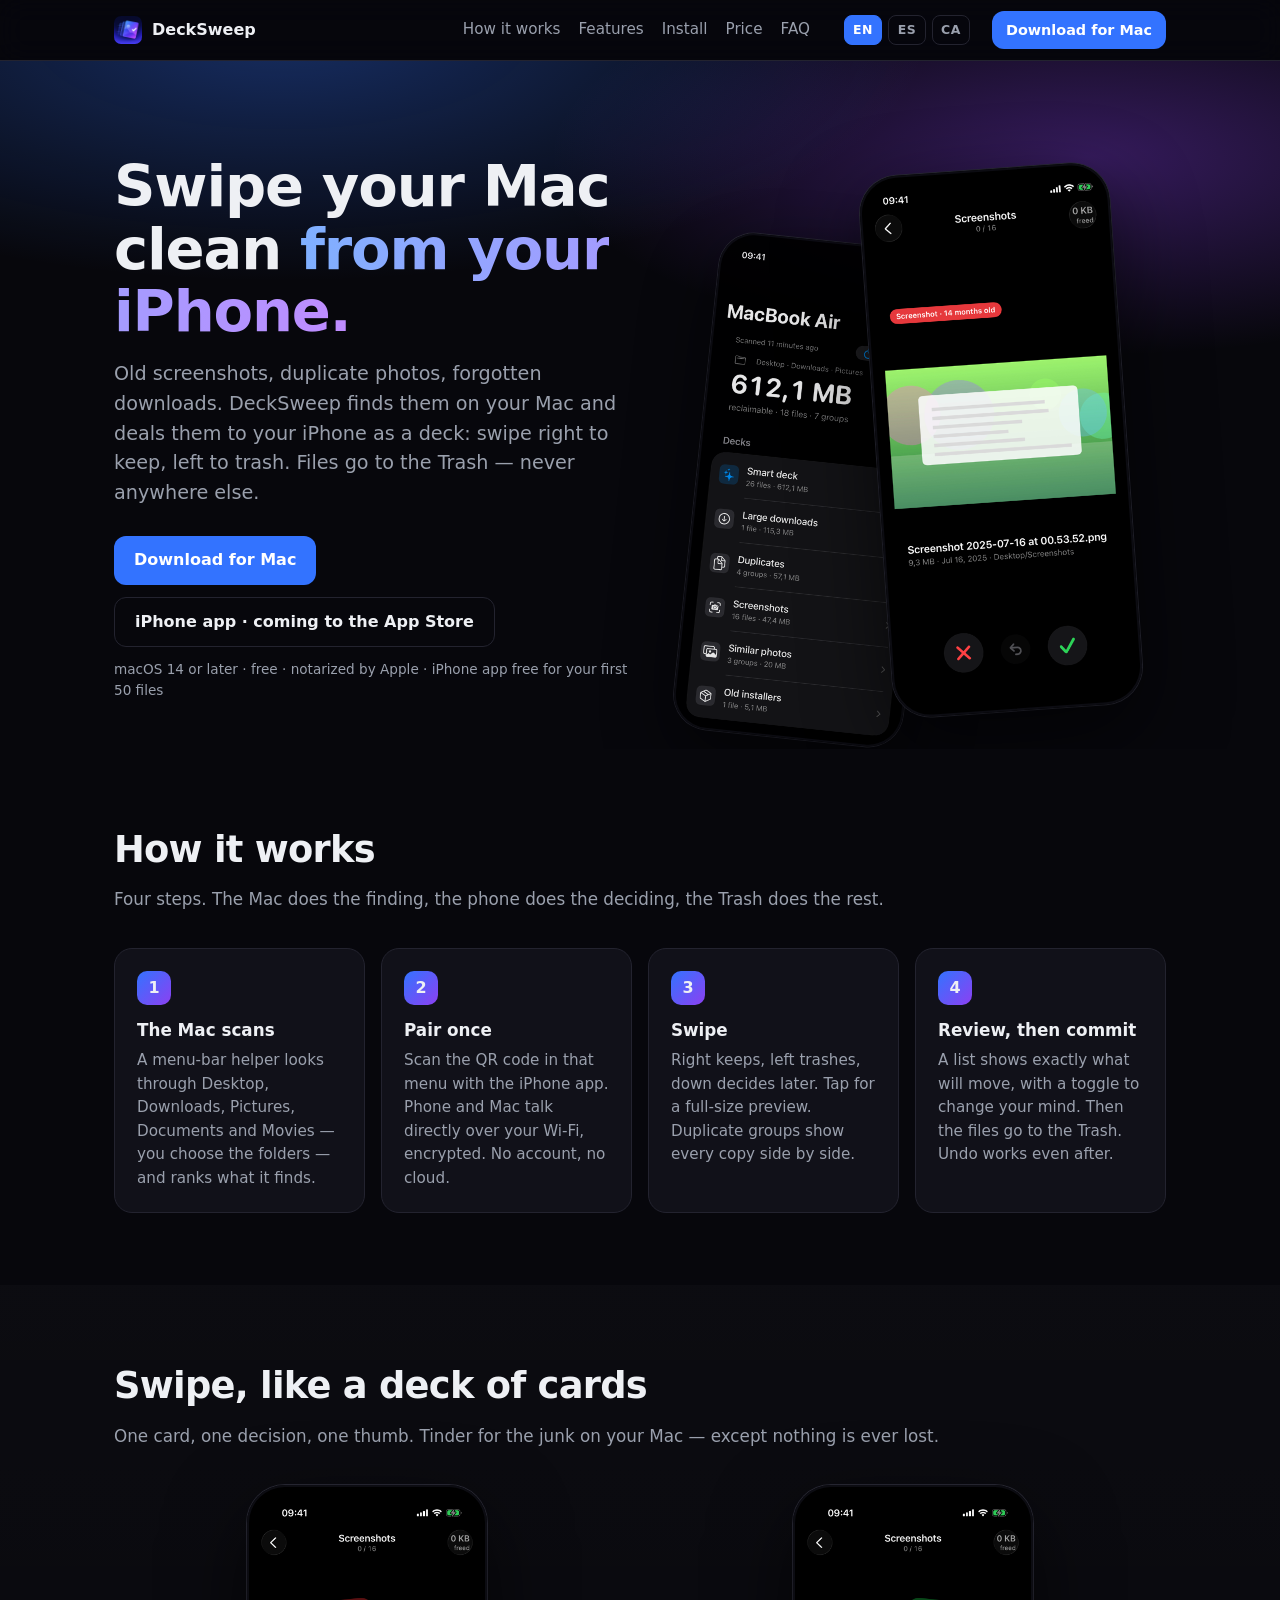
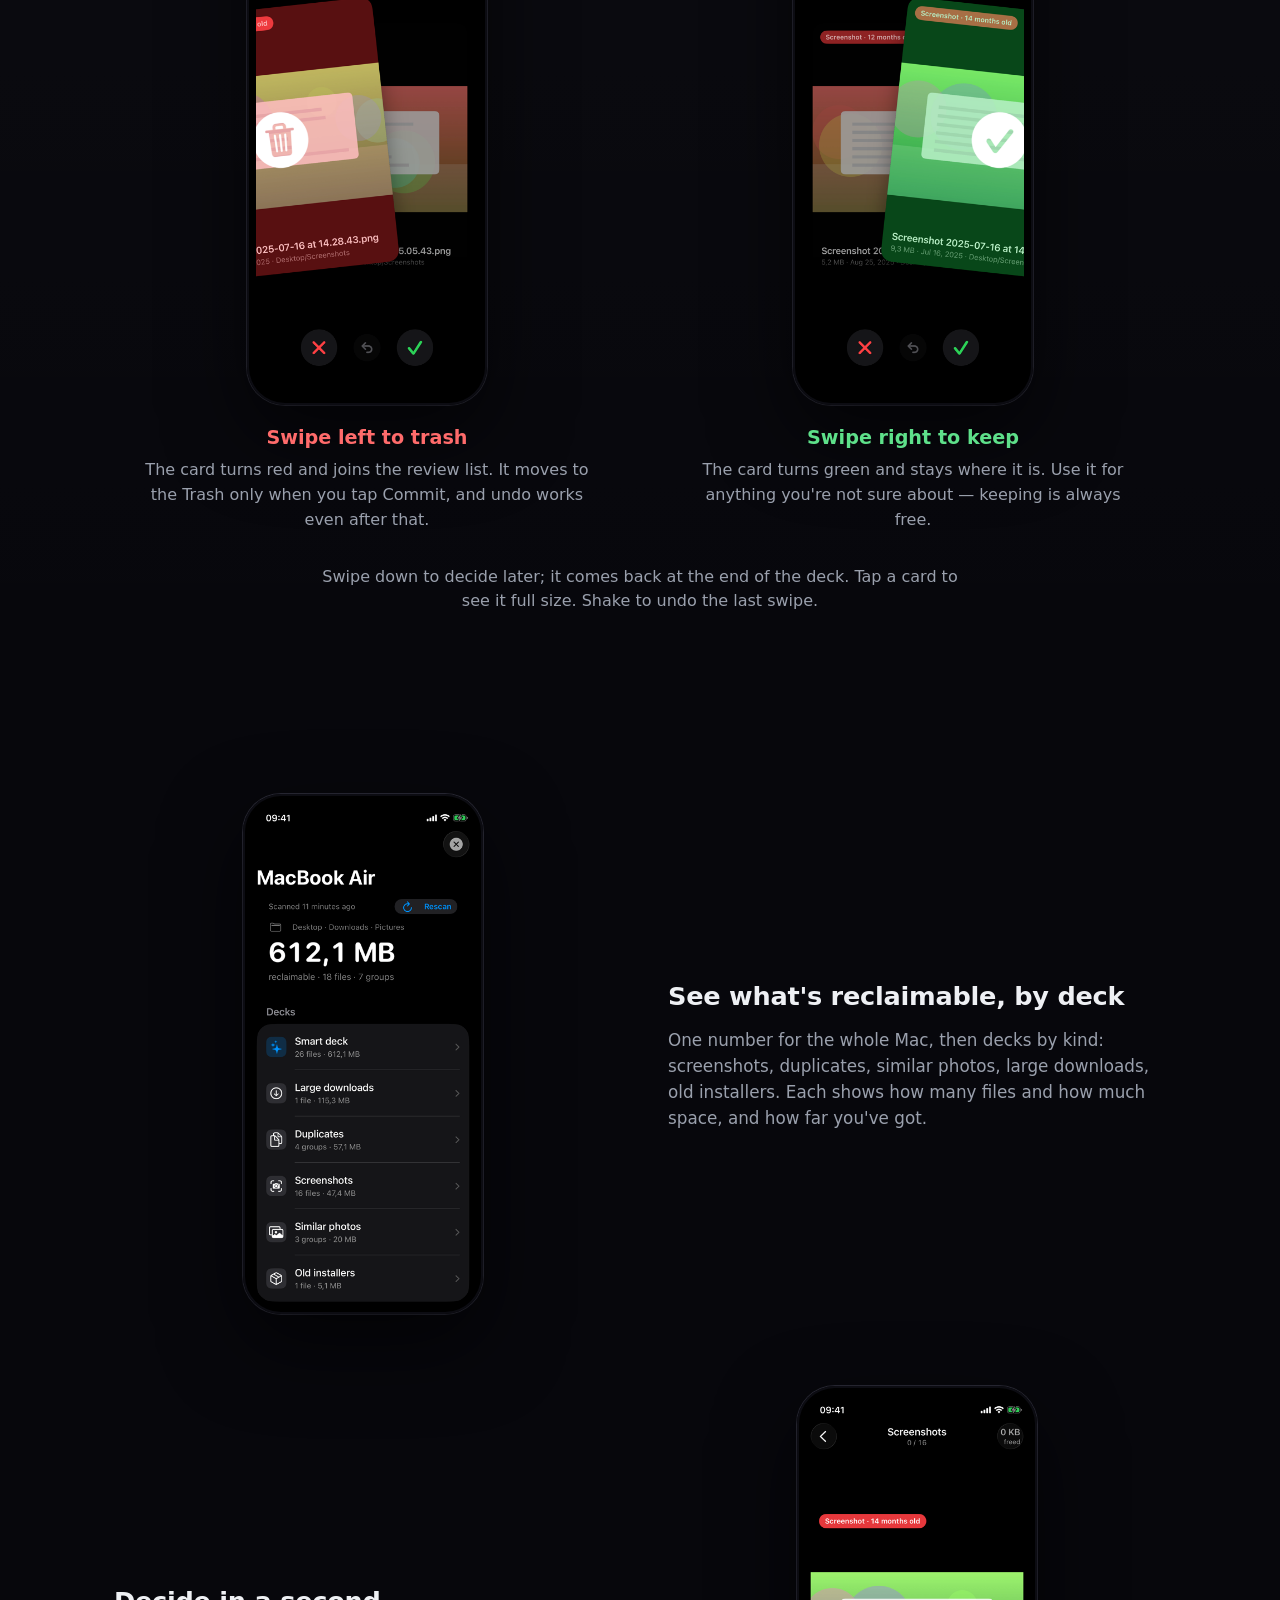
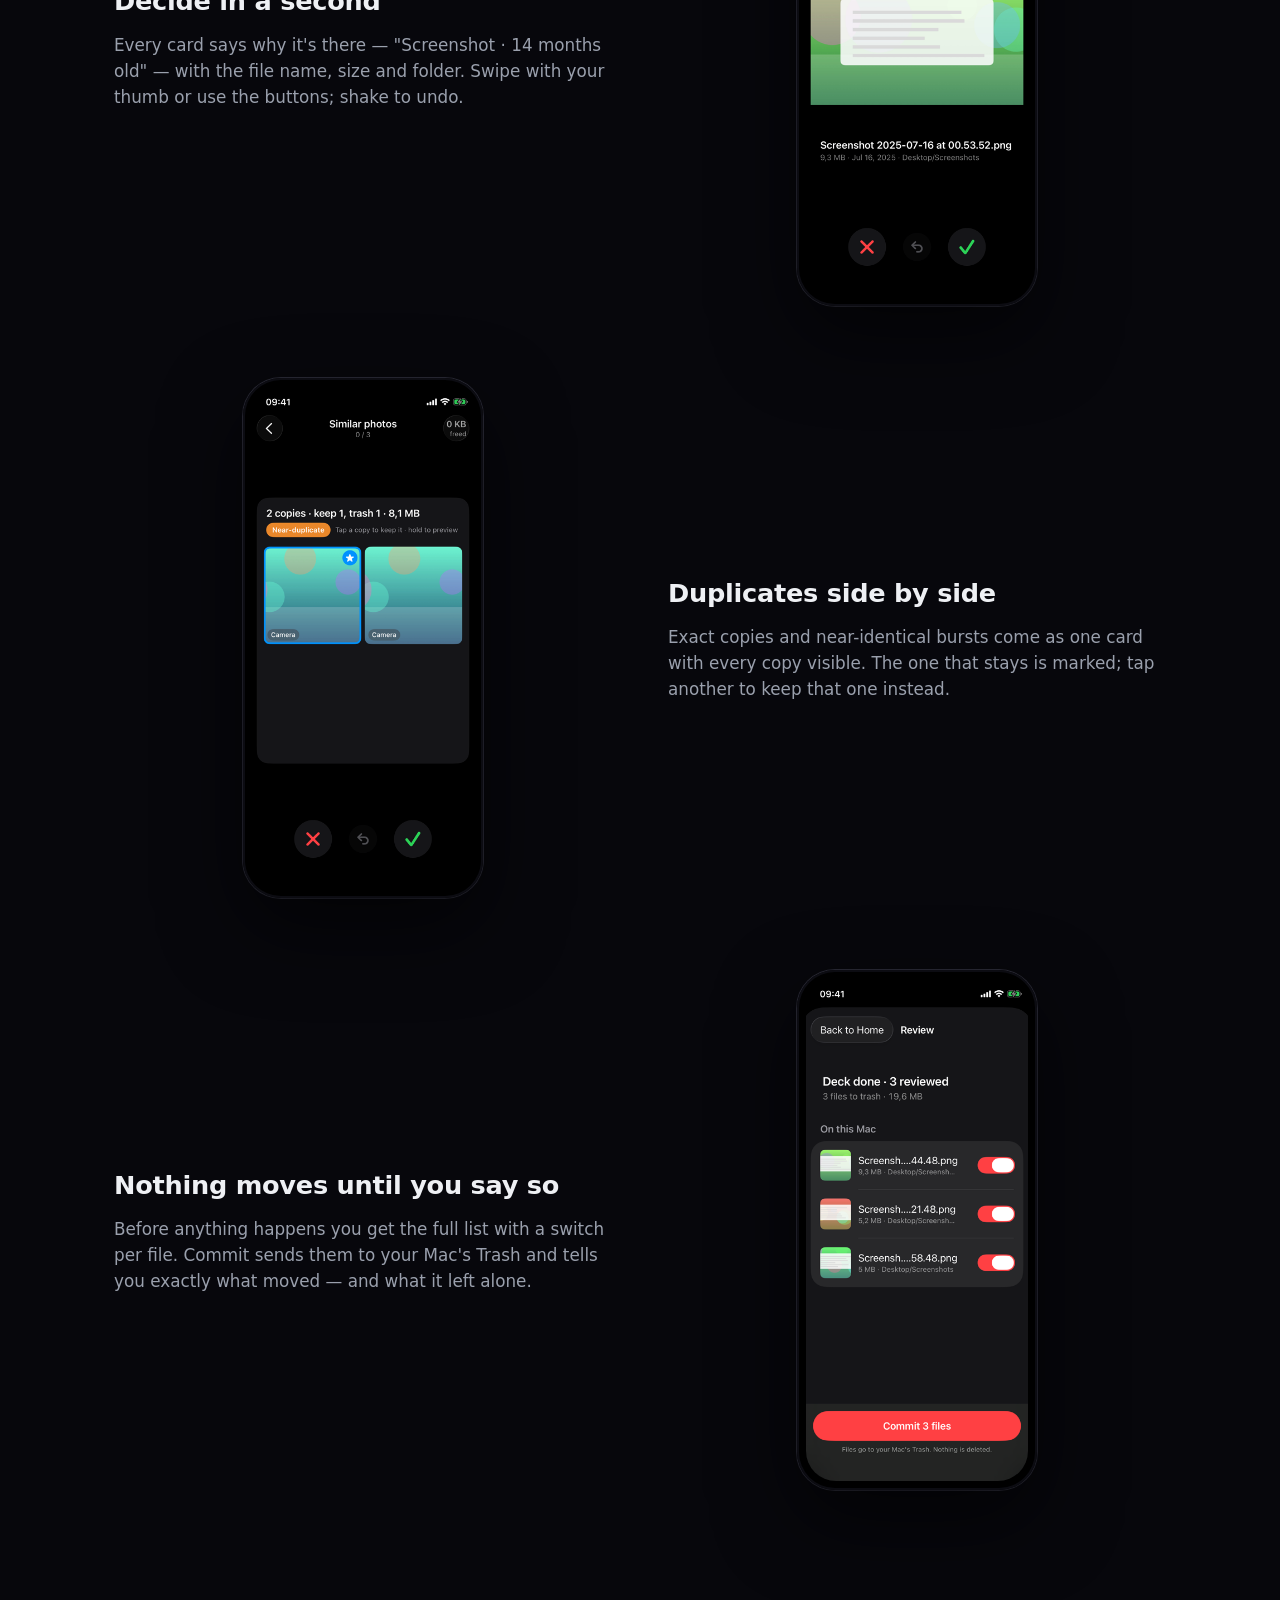
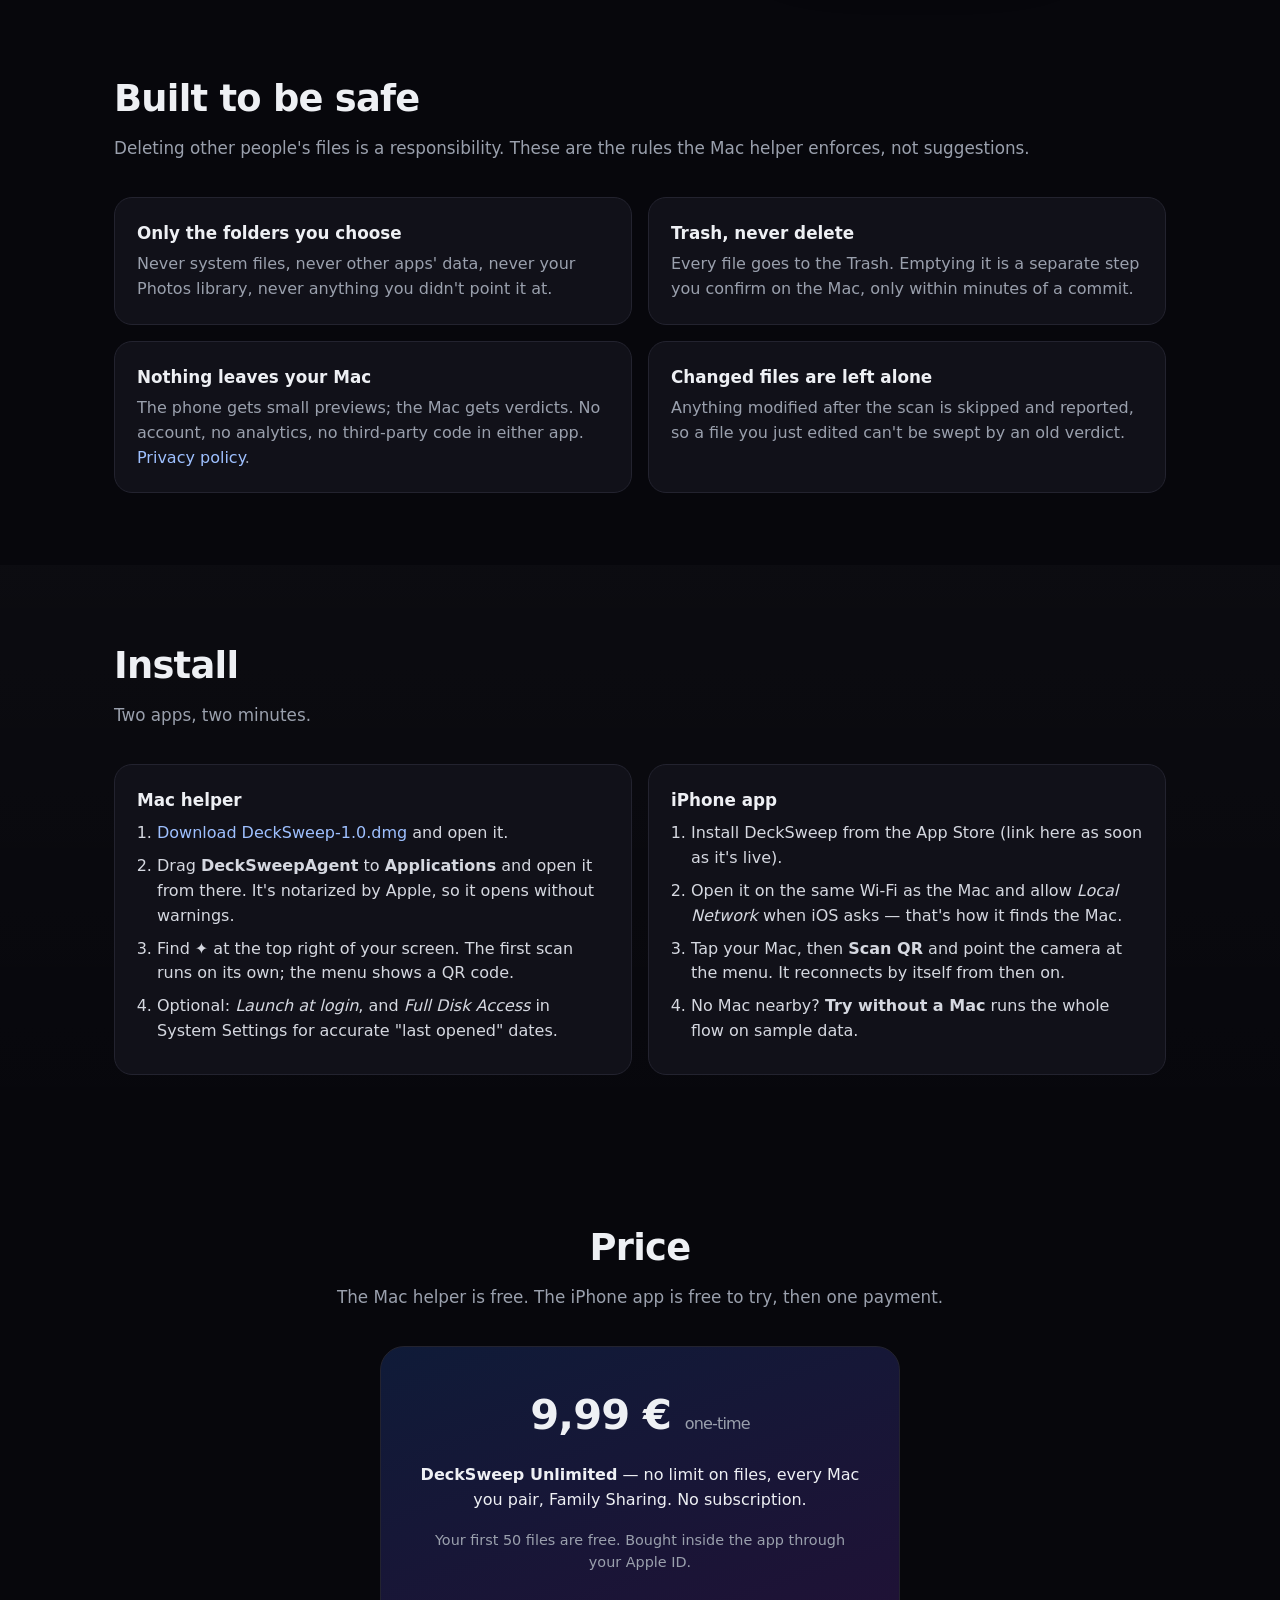
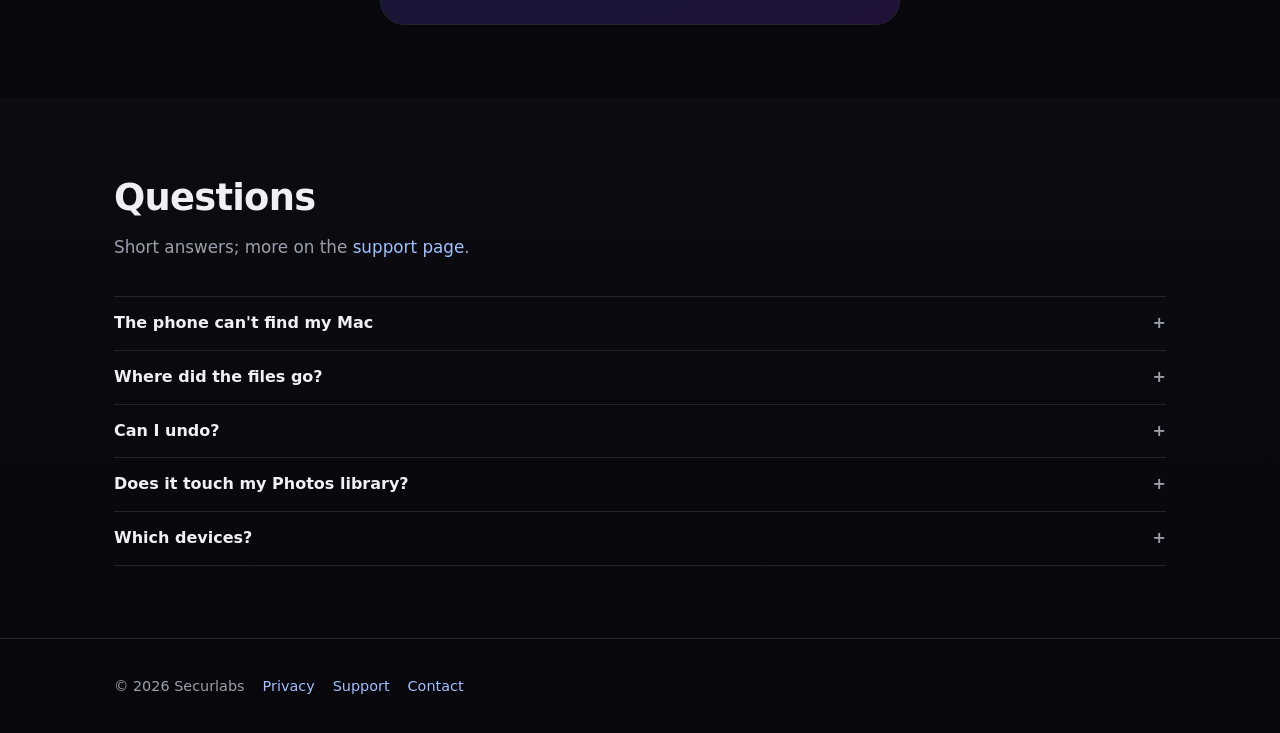
<file: index.html>
<!doctype html><html lang="en"><head><meta charset="utf-8"><meta name="viewport" content="width=device-width,initial-scale=1"><title>DeckSweep — swipe your Mac clean from your iPhone</title><meta name="description" content="A Mac helper finds old screenshots, duplicates and forgotten downloads; you swipe through them on your iPhone. Files go to the Trash, nothing leaves your Mac."><link rel="alternate" hreflang="en" href="https://decksweep.securlabs.net/"><link rel="alternate" hreflang="es" href="https://decksweep.securlabs.net/es/"><link rel="alternate" hreflang="ca" href="https://decksweep.securlabs.net/ca/"><link rel="alternate" hreflang="x-default" href="https://decksweep.securlabs.net/"><link rel="icon" href="img/icon.png"><link rel="stylesheet" href="style.css?v=9"></head><body><nav><div class="wrap"><details class="menu"><summary aria-label="Menu">☰</summary><div><a href="#how">How it works</a><a href="#swipe">Swipe, like a deck of cards</a><a href="#features">Features</a><a href="#install">Install</a><a href="#price">Price</a><a href="#faq">FAQ</a></div></details><a class="brand" href="/"><img src="img/icon.png" alt=""><span>DeckSweep</span></a><div class="links"><a href="#how">How it works</a><a href="#features">Features</a><a href="#install">Install</a><a href="#price">Price</a><a href="#faq">FAQ</a></div><div class="langs"><a class="on" href="/" lang="en" hreflang="en" title="English" aria-label="English">EN</a><a class="" href="/es/" lang="es" hreflang="es" title="Español" aria-label="Español">ES</a><a class="" href="/ca/" lang="ca" hreflang="ca" title="Català" aria-label="Català">CA</a></div><a class="btn small dl" href="DeckSweep-1.0.dmg" aria-label="Download for Mac"><span class="full">Download for Mac</span><span class="short">Mac ↓</span></a></div></nav><header class="hero"><div class="wrap"><div><h1>Swipe your Mac clean <span>from your iPhone.</span></h1><p class="sub">Old screenshots, duplicate photos, forgotten downloads. DeckSweep finds them on your Mac and deals them to your iPhone as a deck: swipe right to keep, left to trash. Files go to the Trash — never anywhere else.</p><div class="cta"><a class="btn" href="DeckSweep-1.0.dmg">Download for Mac</a><a class="btn ghost" href="#install">iPhone app · coming to the App Store</a><span class="note">macOS 14 or later · free · notarized by Apple · iPhone app free for your first 50 files</span></div></div><div class="phones"><div class="phone back"><img src="img/01-home.png" alt=""></div><div class="phone front"><img src="img/02-swipe.png" alt=""></div></div></div></header><section id="how"><div class="wrap"><h2>How it works</h2><p class="kicker">Four steps. The Mac does the finding, the phone does the deciding, the Trash does the rest.</p><div class="steps"><div class="step"><div class="n">1</div><h3>The Mac scans</h3><p>A menu-bar helper looks through Desktop, Downloads, Pictures, Documents and Movies — you choose the folders — and ranks what it finds.</p></div><div class="step"><div class="n">2</div><h3>Pair once</h3><p>Scan the QR code in that menu with the iPhone app. Phone and Mac talk directly over your Wi‑Fi, encrypted. No account, no cloud.</p></div><div class="step"><div class="n">3</div><h3>Swipe</h3><p>Right keeps, left trashes, down decides later. Tap for a full-size preview. Duplicate groups show every copy side by side.</p></div><div class="step"><div class="n">4</div><h3>Review, then commit</h3><p>A list shows exactly what will move, with a toggle to change your mind. Then the files go to the Trash. Undo works even after.</p></div></div></div></section><section id="swipe" class="alt"><div class="wrap"><h2>Swipe, like a deck of cards</h2><p class="kicker">One card, one decision, one thumb. Tinder for the junk on your Mac — except nothing is ever lost.</p><div class="swipe"><figure><div class="phone"><img src="img/swipe-trash.png" alt=""></div><h3 class="trash">Swipe left to trash</h3><p>The card turns red and joins the review list. It moves to the Trash only when you tap Commit, and undo works even after that.</p></figure><figure><div class="phone"><img src="img/swipe-keep.png" alt=""></div><h3 class="keep">Swipe right to keep</h3><p>The card turns green and stays where it is. Use it for anything you're not sure about — keeping is always free.</p></figure></div><p class="more">Swipe down to decide later; it comes back at the end of the deck. Tap a card to see it full size. Shake to undo the last swipe.</p></div></section><section id="features"><div class="wrap"><div class="feature"><div class="shot"><div class="phone"><img src="img/01-home.png" alt=""></div></div><div><h3>See what's reclaimable, by deck</h3><p>One number for the whole Mac, then decks by kind: screenshots, duplicates, similar photos, large downloads, old installers. Each shows how many files and how much space, and how far you've got.</p></div></div><div class="feature"><div class="shot"><div class="phone"><img src="img/02-swipe.png" alt=""></div></div><div><h3>Decide in a second</h3><p>Every card says why it's there — "Screenshot · 14 months old" — with the file name, size and folder. Swipe with your thumb or use the buttons; shake to undo.</p></div></div><div class="feature"><div class="shot"><div class="phone"><img src="img/03-group.png" alt=""></div></div><div><h3>Duplicates side by side</h3><p>Exact copies and near-identical bursts come as one card with every copy visible. The one that stays is marked; tap another to keep that one instead.</p></div></div><div class="feature"><div class="shot"><div class="phone"><img src="img/04-review.png" alt=""></div></div><div><h3>Nothing moves until you say so</h3><p>Before anything happens you get the full list with a switch per file. Commit sends them to your Mac's Trash and tells you exactly what moved — and what it left alone.</p></div></div></div></section><section><div class="wrap"><h2>Built to be safe</h2><p class="kicker">Deleting other people's files is a responsibility. These are the rules the Mac helper enforces, not suggestions.</p><div class="cards"><div class="card"><h3>Only the folders you choose</h3><p>Never system files, never other apps' data, never your Photos library, never anything you didn't point it at.</p></div><div class="card"><h3>Trash, never delete</h3><p>Every file goes to the Trash. Emptying it is a separate step you confirm on the Mac, only within minutes of a commit.</p></div><div class="card"><h3>Nothing leaves your Mac</h3><p>The phone gets small previews; the Mac gets verdicts. No account, no analytics, no third-party code in either app. <a href="/privacy/">Privacy policy</a>.</p></div><div class="card"><h3>Changed files are left alone</h3><p>Anything modified after the scan is skipped and reported, so a file you just edited can't be swept by an old verdict.</p></div></div></div></section><section id="install" class="alt"><div class="wrap"><h2>Install</h2><p class="kicker">Two apps, two minutes.</p><div class="install"><div class="card"><h3>Mac helper</h3><ol><li><a href="DeckSweep-1.0.dmg">Download DeckSweep-1.0.dmg</a> and open it.</li><li>Drag <b>DeckSweepAgent</b> to <b>Applications</b> and open it from there. It's notarized by Apple, so it opens without warnings.</li><li>Find ✦ at the top right of your screen. The first scan runs on its own; the menu shows a QR code.</li><li>Optional: <i>Launch at login</i>, and <i>Full Disk Access</i> in System Settings for accurate "last opened" dates.</li></ol></div><div class="card"><h3>iPhone app</h3><ol><li>Install DeckSweep from the App Store (link here as soon as it's live).</li><li>Open it on the same Wi‑Fi as the Mac and allow <i>Local Network</i> when iOS asks — that's how it finds the Mac.</li><li>Tap your Mac, then <b>Scan QR</b> and point the camera at the menu. It reconnects by itself from then on.</li><li>No Mac nearby? <b>Try without a Mac</b> runs the whole flow on sample data.</li></ol></div></div></div></section><section id="price"><div class="wrap"><h2 style="text-align:center">Price</h2><p class="kicker" style="text-align:center">The Mac helper is free. The iPhone app is free to try, then one payment.</p><div class="price"><div class="big">9,99 € <small>one-time</small></div><p><b>DeckSweep Unlimited</b> — no limit on files, every Mac you pair, Family Sharing. No subscription.</p><p class="note" style="color:var(--muted);font-size:.9rem">Your first 50 files are free. Bought inside the app through your Apple ID.</p></div></div></section><section id="faq" class="alt"><div class="wrap"><h2>Questions</h2><p class="kicker">Short answers; more on the <a href="/support/">support page</a>.</p><details><summary>The phone can't find my Mac</summary><p>Both on the same Wi‑Fi, ✦ in the Mac's menu bar, and <i>Local Network</i> allowed for DeckSweep in iOS Settings.</p></details><details><summary>Where did the files go?</summary><p>The Trash on your Mac. Finder → Trash, or <i>Show Trash</i> in the menu. Nothing is deleted until you empty the Trash yourself.</p></details><details><summary>Can I undo?</summary><p>Shake the phone for the last swipe; use the review list before committing; after committing, the Mac's menu puts files back as long as they're still in the Trash.</p></details><details><summary>Does it touch my Photos library?</summary><p>No. Photo libraries, apps and other packages are never entered.</p></details><details><summary>Which devices?</summary><p>macOS 14 Sonoma or later, Apple silicon or Intel. iPhone with iOS 17 or later.</p></details></div></section><footer><div class="wrap"><span>© 2026 Securlabs</span><a href="/privacy/">Privacy</a><a href="/support/">Support</a><a href="mailto:a.estevez@gmail.com">Contact</a></div></footer></body></html>
</file>
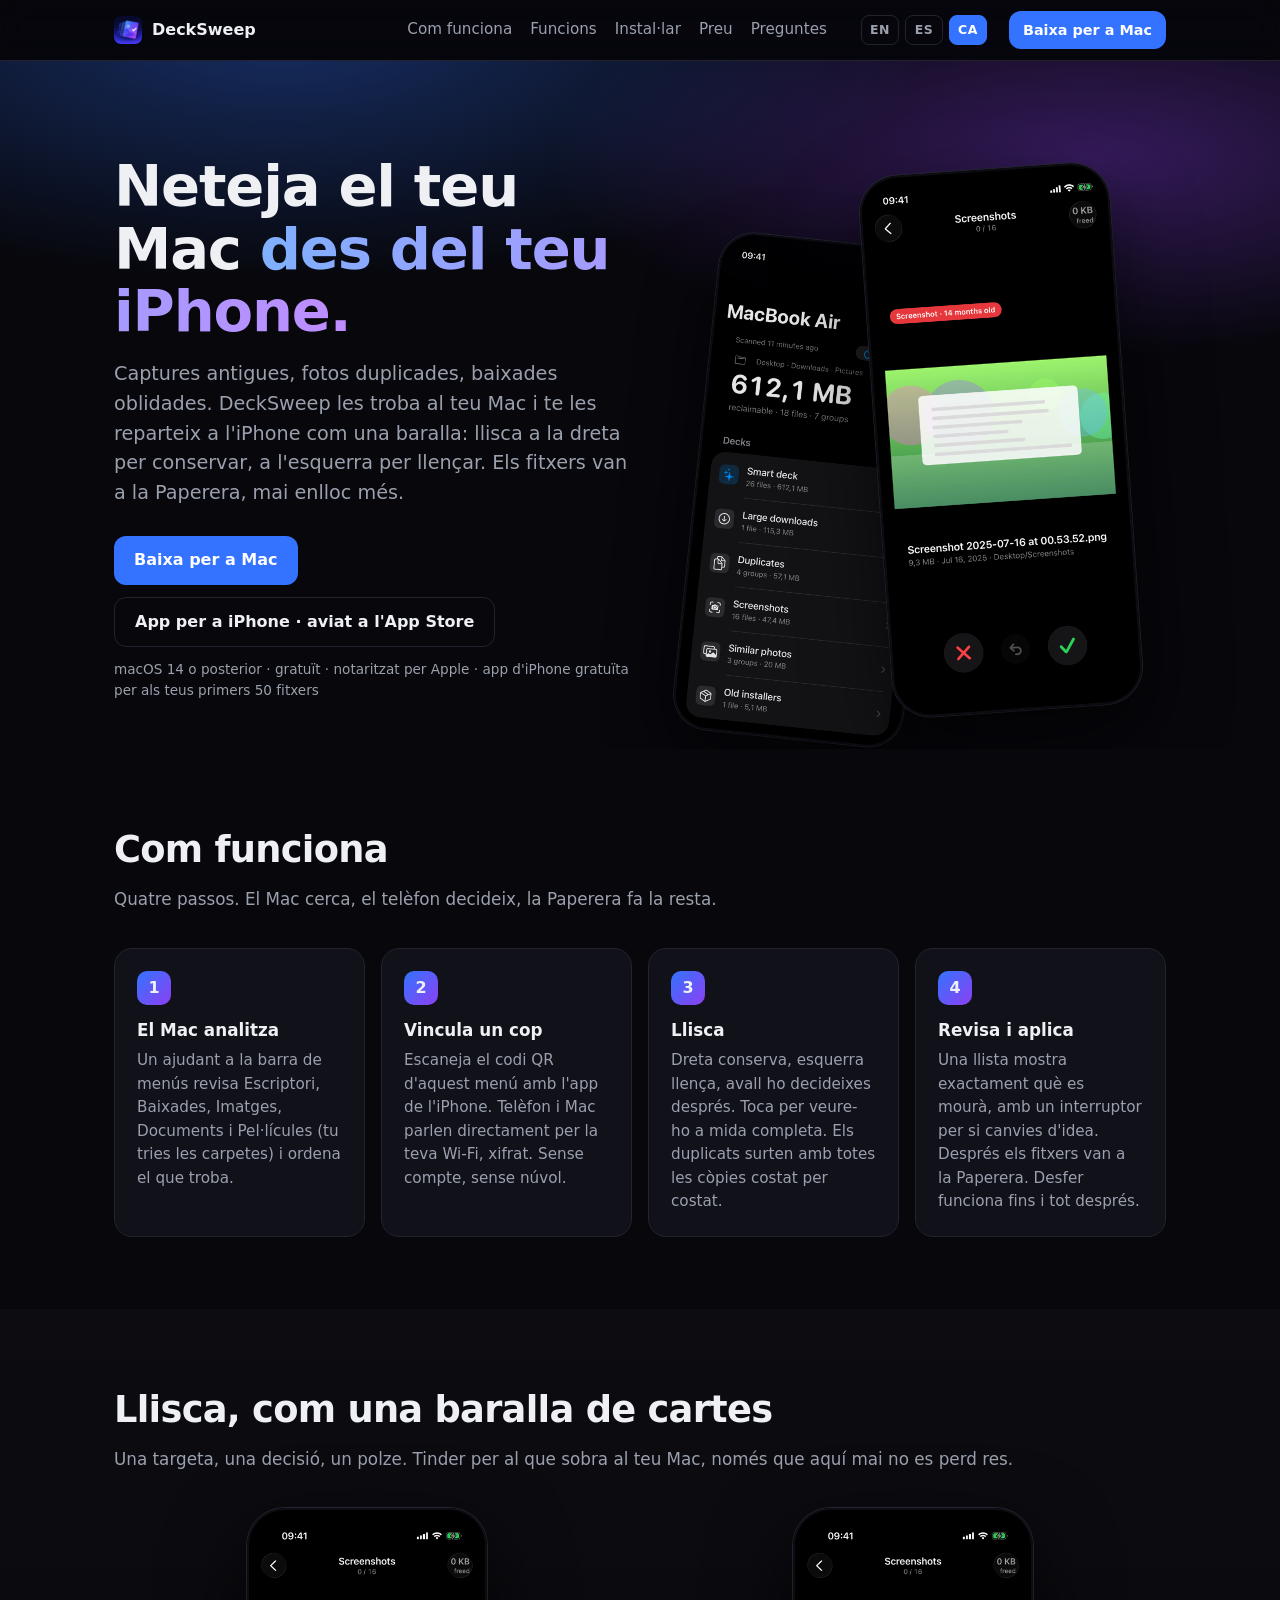
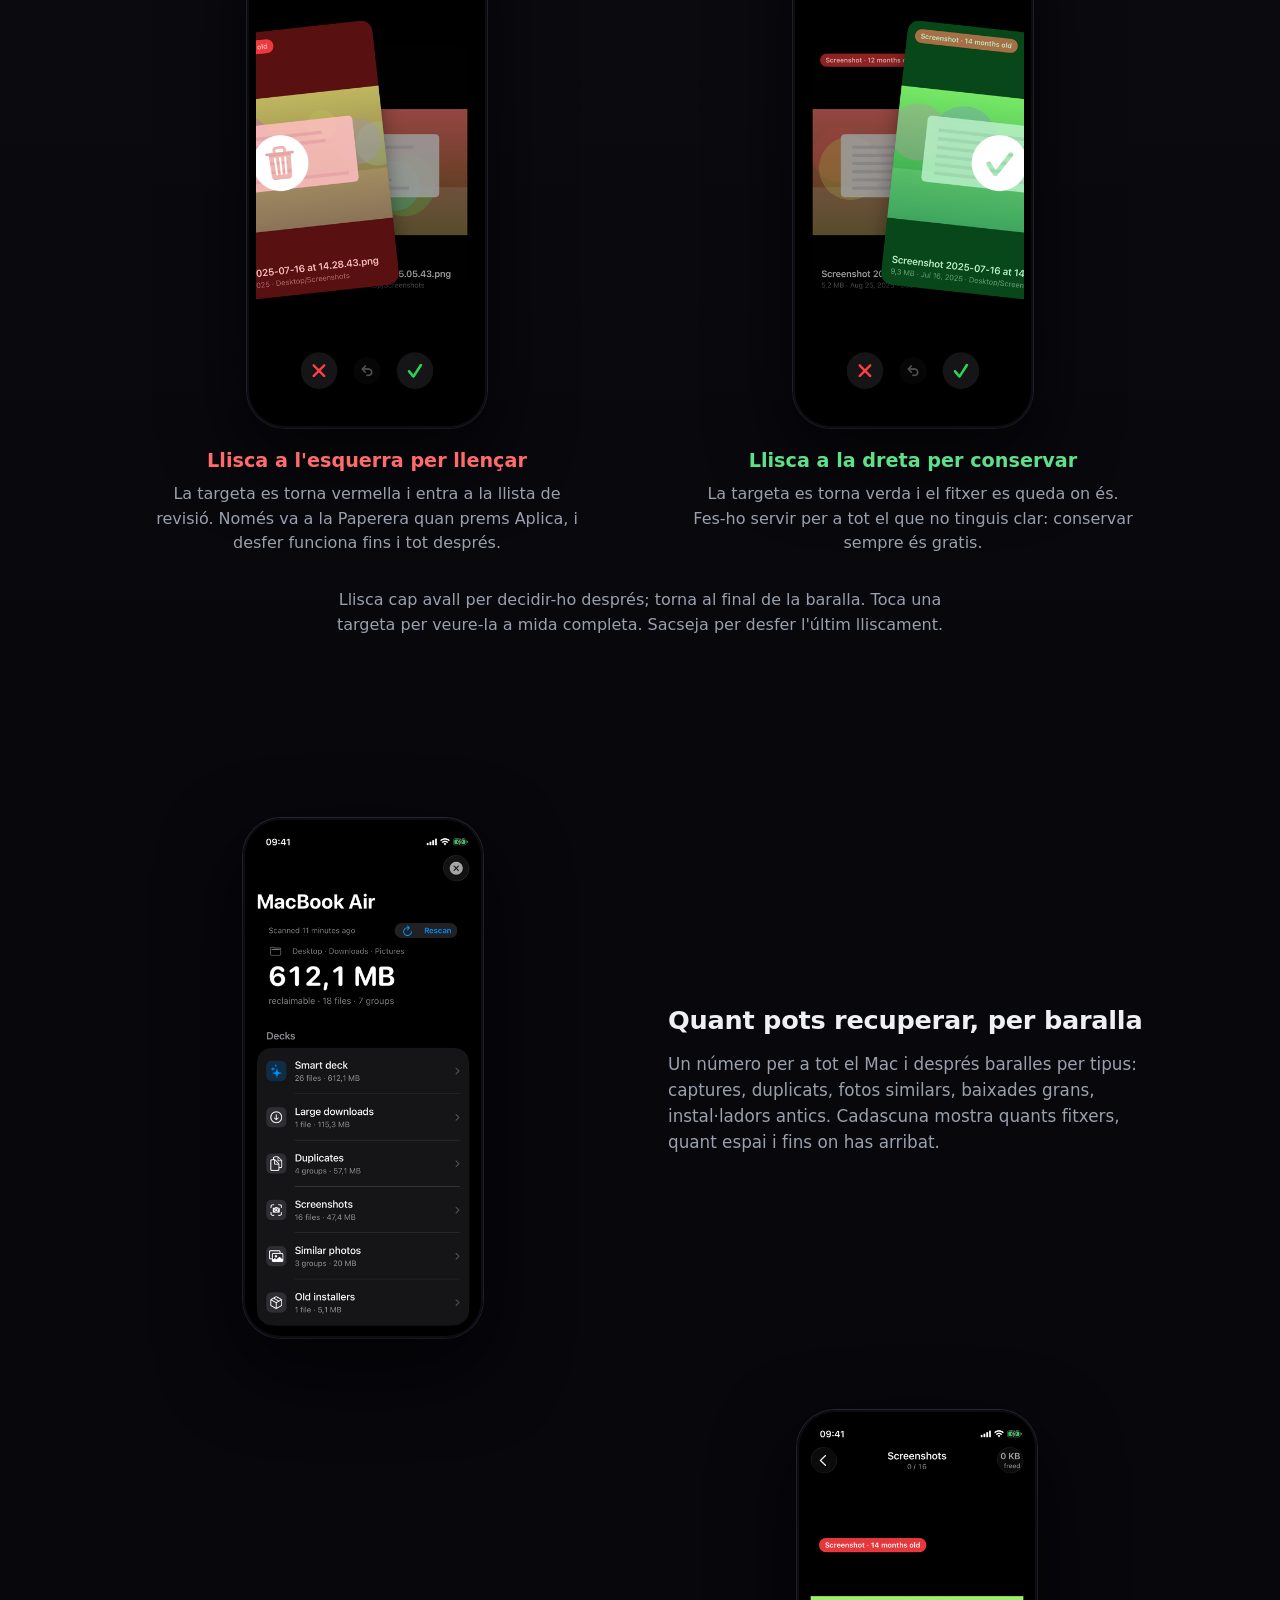
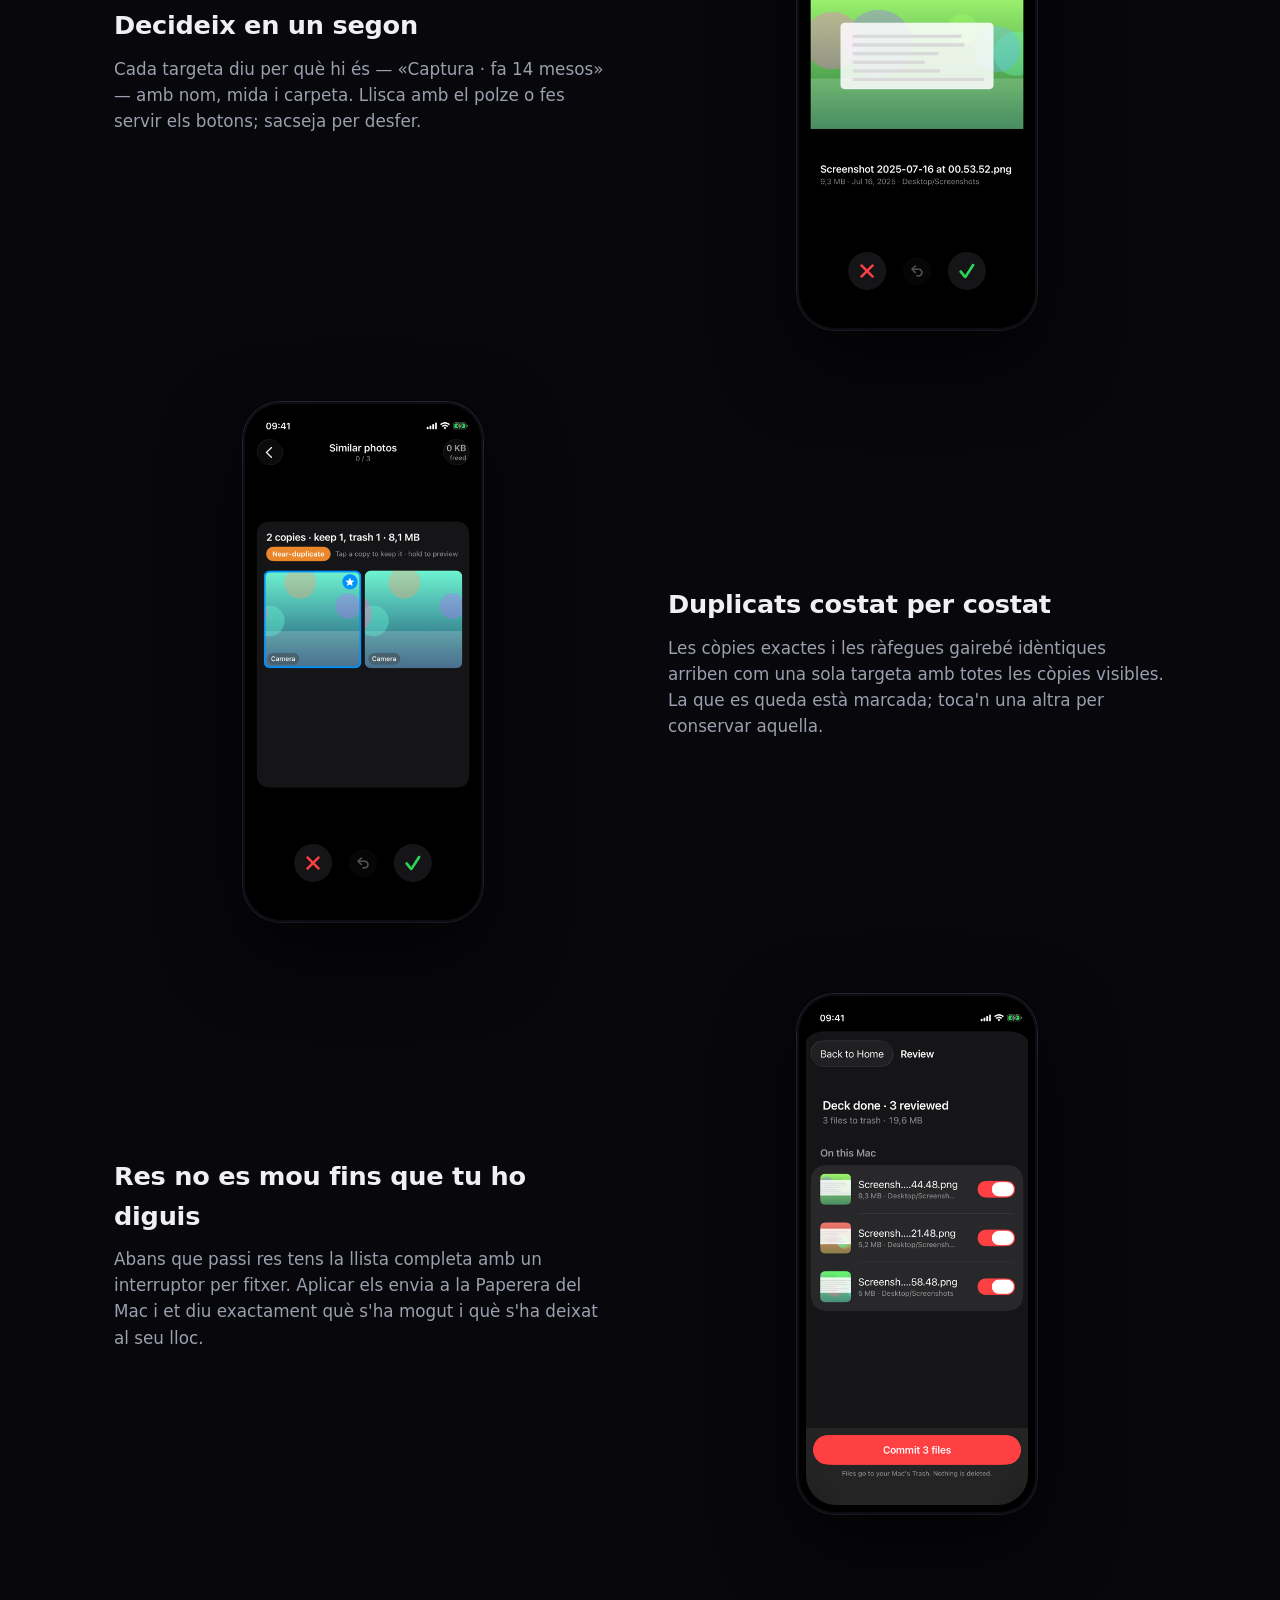
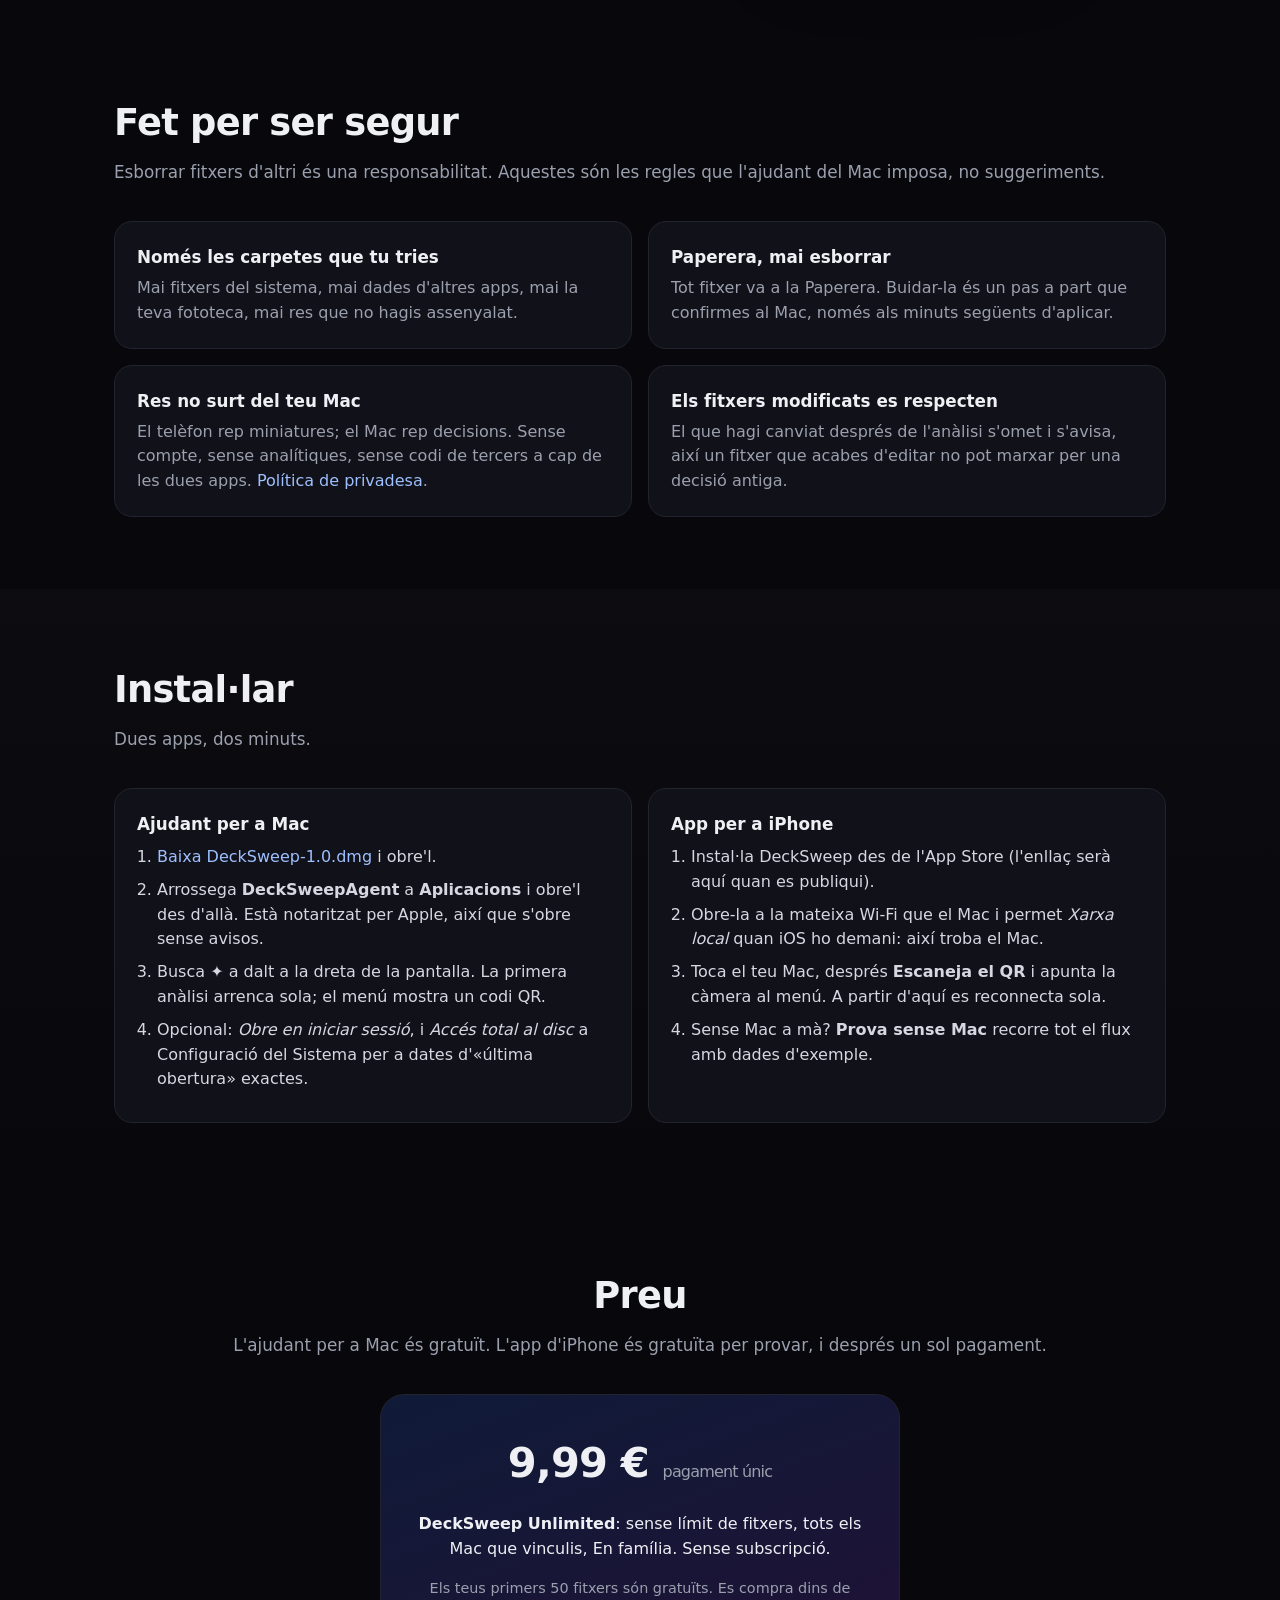
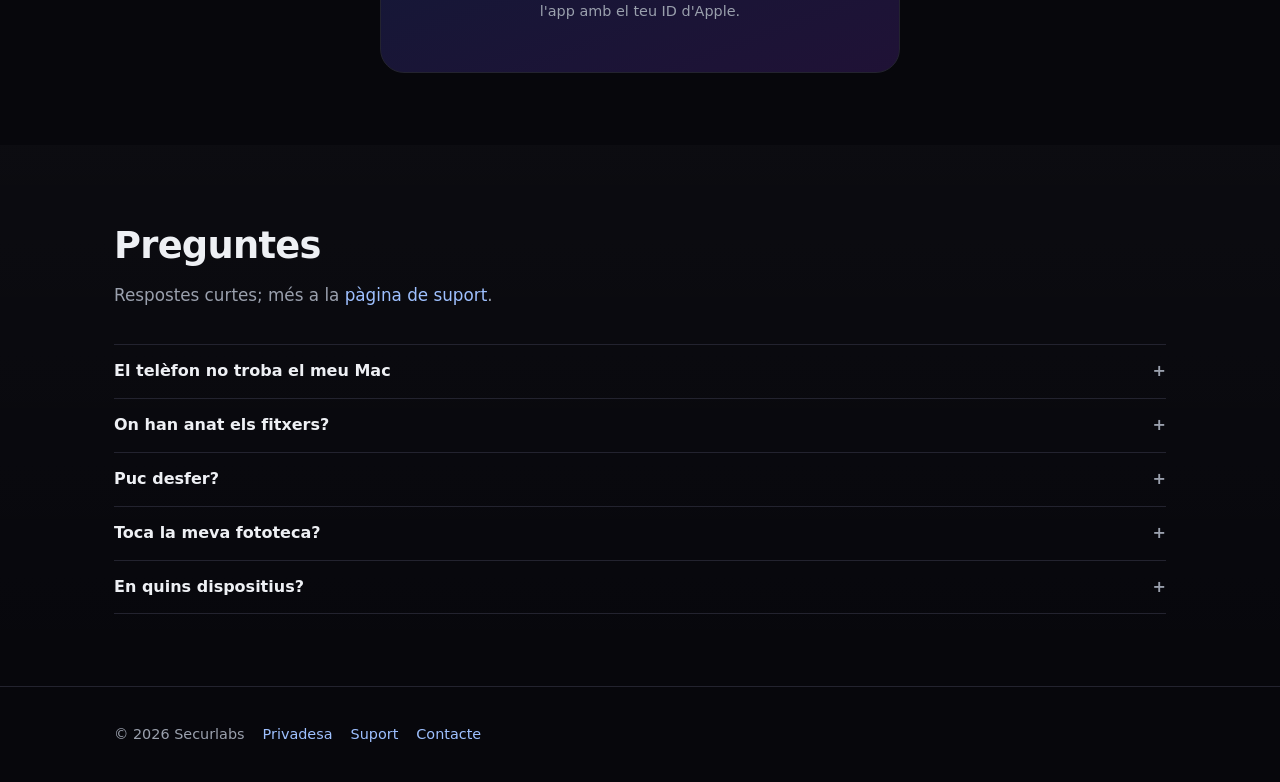
<file: ca/index.html>
<!doctype html><html lang="ca"><head><meta charset="utf-8"><meta name="viewport" content="width=device-width,initial-scale=1"><title>DeckSweep — neteja el teu Mac lliscant des de l'iPhone</title><meta name="description" content="Un ajudant al Mac troba captures antigues, duplicats i baixades oblidades; tu els repasses lliscant a l&#x27;iPhone. Els fitxers van a la Paperera; res no surt del teu Mac."><link rel="alternate" hreflang="en" href="https://decksweep.securlabs.net/"><link rel="alternate" hreflang="es" href="https://decksweep.securlabs.net/es/"><link rel="alternate" hreflang="ca" href="https://decksweep.securlabs.net/ca/"><link rel="alternate" hreflang="x-default" href="https://decksweep.securlabs.net/"><link rel="icon" href="../img/icon.png"><link rel="stylesheet" href="../style.css?v=9"></head><body><nav><div class="wrap"><details class="menu"><summary aria-label="Menu">☰</summary><div><a href="#how">Com funciona</a><a href="#swipe">Llisca, com una baralla de cartes</a><a href="#features">Funcions</a><a href="#install">Instal·lar</a><a href="#price">Preu</a><a href="#faq">Preguntes</a></div></details><a class="brand" href="/ca/"><img src="../img/icon.png" alt=""><span>DeckSweep</span></a><div class="links"><a href="#how">Com funciona</a><a href="#features">Funcions</a><a href="#install">Instal·lar</a><a href="#price">Preu</a><a href="#faq">Preguntes</a></div><div class="langs"><a class="" href="/" lang="en" hreflang="en" title="English" aria-label="English">EN</a><a class="" href="/es/" lang="es" hreflang="es" title="Español" aria-label="Español">ES</a><a class="on" href="/ca/" lang="ca" hreflang="ca" title="Català" aria-label="Català">CA</a></div><a class="btn small dl" href="../DeckSweep-1.0.dmg" aria-label="Baixa per a Mac"><span class="full">Baixa per a Mac</span><span class="short">Mac ↓</span></a></div></nav><header class="hero"><div class="wrap"><div><h1>Neteja el teu Mac <span>des del teu iPhone.</span></h1><p class="sub">Captures antigues, fotos duplicades, baixades oblidades. DeckSweep les troba al teu Mac i te les reparteix a l'iPhone com una baralla: llisca a la dreta per conservar, a l'esquerra per llençar. Els fitxers van a la Paperera, mai enlloc més.</p><div class="cta"><a class="btn" href="../DeckSweep-1.0.dmg">Baixa per a Mac</a><a class="btn ghost" href="#install">App per a iPhone · aviat a l'App Store</a><span class="note">macOS 14 o posterior · gratuït · notaritzat per Apple · app d'iPhone gratuïta per als teus primers 50 fitxers</span></div></div><div class="phones"><div class="phone back"><img src="../img/01-home.png" alt=""></div><div class="phone front"><img src="../img/02-swipe.png" alt=""></div></div></div></header><section id="how"><div class="wrap"><h2>Com funciona</h2><p class="kicker">Quatre passos. El Mac cerca, el telèfon decideix, la Paperera fa la resta.</p><div class="steps"><div class="step"><div class="n">1</div><h3>El Mac analitza</h3><p>Un ajudant a la barra de menús revisa Escriptori, Baixades, Imatges, Documents i Pel·lícules (tu tries les carpetes) i ordena el que troba.</p></div><div class="step"><div class="n">2</div><h3>Vincula un cop</h3><p>Escaneja el codi QR d'aquest menú amb l'app de l'iPhone. Telèfon i Mac parlen directament per la teva Wi‑Fi, xifrat. Sense compte, sense núvol.</p></div><div class="step"><div class="n">3</div><h3>Llisca</h3><p>Dreta conserva, esquerra llença, avall ho decideixes després. Toca per veure-ho a mida completa. Els duplicats surten amb totes les còpies costat per costat.</p></div><div class="step"><div class="n">4</div><h3>Revisa i aplica</h3><p>Una llista mostra exactament què es mourà, amb un interruptor per si canvies d'idea. Després els fitxers van a la Paperera. Desfer funciona fins i tot després.</p></div></div></div></section><section id="swipe" class="alt"><div class="wrap"><h2>Llisca, com una baralla de cartes</h2><p class="kicker">Una targeta, una decisió, un polze. Tinder per al que sobra al teu Mac, només que aquí mai no es perd res.</p><div class="swipe"><figure><div class="phone"><img src="../img/swipe-trash.png" alt=""></div><h3 class="trash">Llisca a l'esquerra per llençar</h3><p>La targeta es torna vermella i entra a la llista de revisió. Només va a la Paperera quan prems Aplica, i desfer funciona fins i tot després.</p></figure><figure><div class="phone"><img src="../img/swipe-keep.png" alt=""></div><h3 class="keep">Llisca a la dreta per conservar</h3><p>La targeta es torna verda i el fitxer es queda on és. Fes-ho servir per a tot el que no tinguis clar: conservar sempre és gratis.</p></figure></div><p class="more">Llisca cap avall per decidir-ho després; torna al final de la baralla. Toca una targeta per veure-la a mida completa. Sacseja per desfer l'últim lliscament.</p></div></section><section id="features"><div class="wrap"><div class="feature"><div class="shot"><div class="phone"><img src="../img/01-home.png" alt=""></div></div><div><h3>Quant pots recuperar, per baralla</h3><p>Un número per a tot el Mac i després baralles per tipus: captures, duplicats, fotos similars, baixades grans, instal·ladors antics. Cadascuna mostra quants fitxers, quant espai i fins on has arribat.</p></div></div><div class="feature"><div class="shot"><div class="phone"><img src="../img/02-swipe.png" alt=""></div></div><div><h3>Decideix en un segon</h3><p>Cada targeta diu per què hi és — «Captura · fa 14 mesos» — amb nom, mida i carpeta. Llisca amb el polze o fes servir els botons; sacseja per desfer.</p></div></div><div class="feature"><div class="shot"><div class="phone"><img src="../img/03-group.png" alt=""></div></div><div><h3>Duplicats costat per costat</h3><p>Les còpies exactes i les ràfegues gairebé idèntiques arriben com una sola targeta amb totes les còpies visibles. La que es queda està marcada; toca'n una altra per conservar aquella.</p></div></div><div class="feature"><div class="shot"><div class="phone"><img src="../img/04-review.png" alt=""></div></div><div><h3>Res no es mou fins que tu ho diguis</h3><p>Abans que passi res tens la llista completa amb un interruptor per fitxer. Aplicar els envia a la Paperera del Mac i et diu exactament què s'ha mogut i què s'ha deixat al seu lloc.</p></div></div></div></section><section><div class="wrap"><h2>Fet per ser segur</h2><p class="kicker">Esborrar fitxers d'altri és una responsabilitat. Aquestes són les regles que l'ajudant del Mac imposa, no suggeriments.</p><div class="cards"><div class="card"><h3>Només les carpetes que tu tries</h3><p>Mai fitxers del sistema, mai dades d'altres apps, mai la teva fototeca, mai res que no hagis assenyalat.</p></div><div class="card"><h3>Paperera, mai esborrar</h3><p>Tot fitxer va a la Paperera. Buidar-la és un pas a part que confirmes al Mac, només als minuts següents d'aplicar.</p></div><div class="card"><h3>Res no surt del teu Mac</h3><p>El telèfon rep miniatures; el Mac rep decisions. Sense compte, sense analítiques, sense codi de tercers a cap de les dues apps. <a href="/ca/privacy/">Política de privadesa</a>.</p></div><div class="card"><h3>Els fitxers modificats es respecten</h3><p>El que hagi canviat després de l'anàlisi s'omet i s'avisa, així un fitxer que acabes d'editar no pot marxar per una decisió antiga.</p></div></div></div></section><section id="install" class="alt"><div class="wrap"><h2>Instal·lar</h2><p class="kicker">Dues apps, dos minuts.</p><div class="install"><div class="card"><h3>Ajudant per a Mac</h3><ol><li><a href="../DeckSweep-1.0.dmg">Baixa DeckSweep-1.0.dmg</a> i obre'l.</li><li>Arrossega <b>DeckSweepAgent</b> a <b>Aplicacions</b> i obre'l des d'allà. Està notaritzat per Apple, així que s'obre sense avisos.</li><li>Busca ✦ a dalt a la dreta de la pantalla. La primera anàlisi arrenca sola; el menú mostra un codi QR.</li><li>Opcional: <i>Obre en iniciar sessió</i>, i <i>Accés total al disc</i> a Configuració del Sistema per a dates d'«última obertura» exactes.</li></ol></div><div class="card"><h3>App per a iPhone</h3><ol><li>Instal·la DeckSweep des de l'App Store (l'enllaç serà aquí quan es publiqui).</li><li>Obre-la a la mateixa Wi‑Fi que el Mac i permet <i>Xarxa local</i> quan iOS ho demani: així troba el Mac.</li><li>Toca el teu Mac, després <b>Escaneja el QR</b> i apunta la càmera al menú. A partir d'aquí es reconnecta sola.</li><li>Sense Mac a mà? <b>Prova sense Mac</b> recorre tot el flux amb dades d'exemple.</li></ol></div></div></div></section><section id="price"><div class="wrap"><h2 style="text-align:center">Preu</h2><p class="kicker" style="text-align:center">L'ajudant per a Mac és gratuït. L'app d'iPhone és gratuïta per provar, i després un sol pagament.</p><div class="price"><div class="big">9,99 € <small>pagament únic</small></div><p><b>DeckSweep Unlimited</b>: sense límit de fitxers, tots els Mac que vinculis, En família. Sense subscripció.</p><p class="note" style="color:var(--muted);font-size:.9rem">Els teus primers 50 fitxers són gratuïts. Es compra dins de l'app amb el teu ID d'Apple.</p></div></div></section><section id="faq" class="alt"><div class="wrap"><h2>Preguntes</h2><p class="kicker">Respostes curtes; més a la <a href="/ca/support/">pàgina de suport</a>.</p><details><summary>El telèfon no troba el meu Mac</summary><p>Tots dos a la mateixa Wi‑Fi, ✦ a la barra de menús del Mac, i <i>Xarxa local</i> permesa per a DeckSweep a la Configuració d'iOS.</p></details><details><summary>On han anat els fitxers?</summary><p>A la Paperera del teu Mac. Finder → Paperera, o <i>Mostra la Paperera</i> al menú. Res no s'esborra fins que buidis la Paperera tu mateix.</p></details><details><summary>Puc desfer?</summary><p>Sacseja el telèfon per a l'últim lliscament; fes servir la llista de revisió abans d'aplicar; després d'aplicar, el menú del Mac retorna els fitxers mentre encara siguin a la Paperera.</p></details><details><summary>Toca la meva fototeca?</summary><p>No. Mai no entra a fototeques, apps ni altres paquets.</p></details><details><summary>En quins dispositius?</summary><p>macOS 14 Sonoma o posterior, Apple silicon o Intel. iPhone amb iOS 17 o posterior.</p></details></div></section><footer><div class="wrap"><span>© 2026 Securlabs</span><a href="/ca/privacy/">Privadesa</a><a href="/ca/support/">Suport</a><a href="mailto:a.estevez@gmail.com">Contacte</a></div></footer></body></html>
</file>
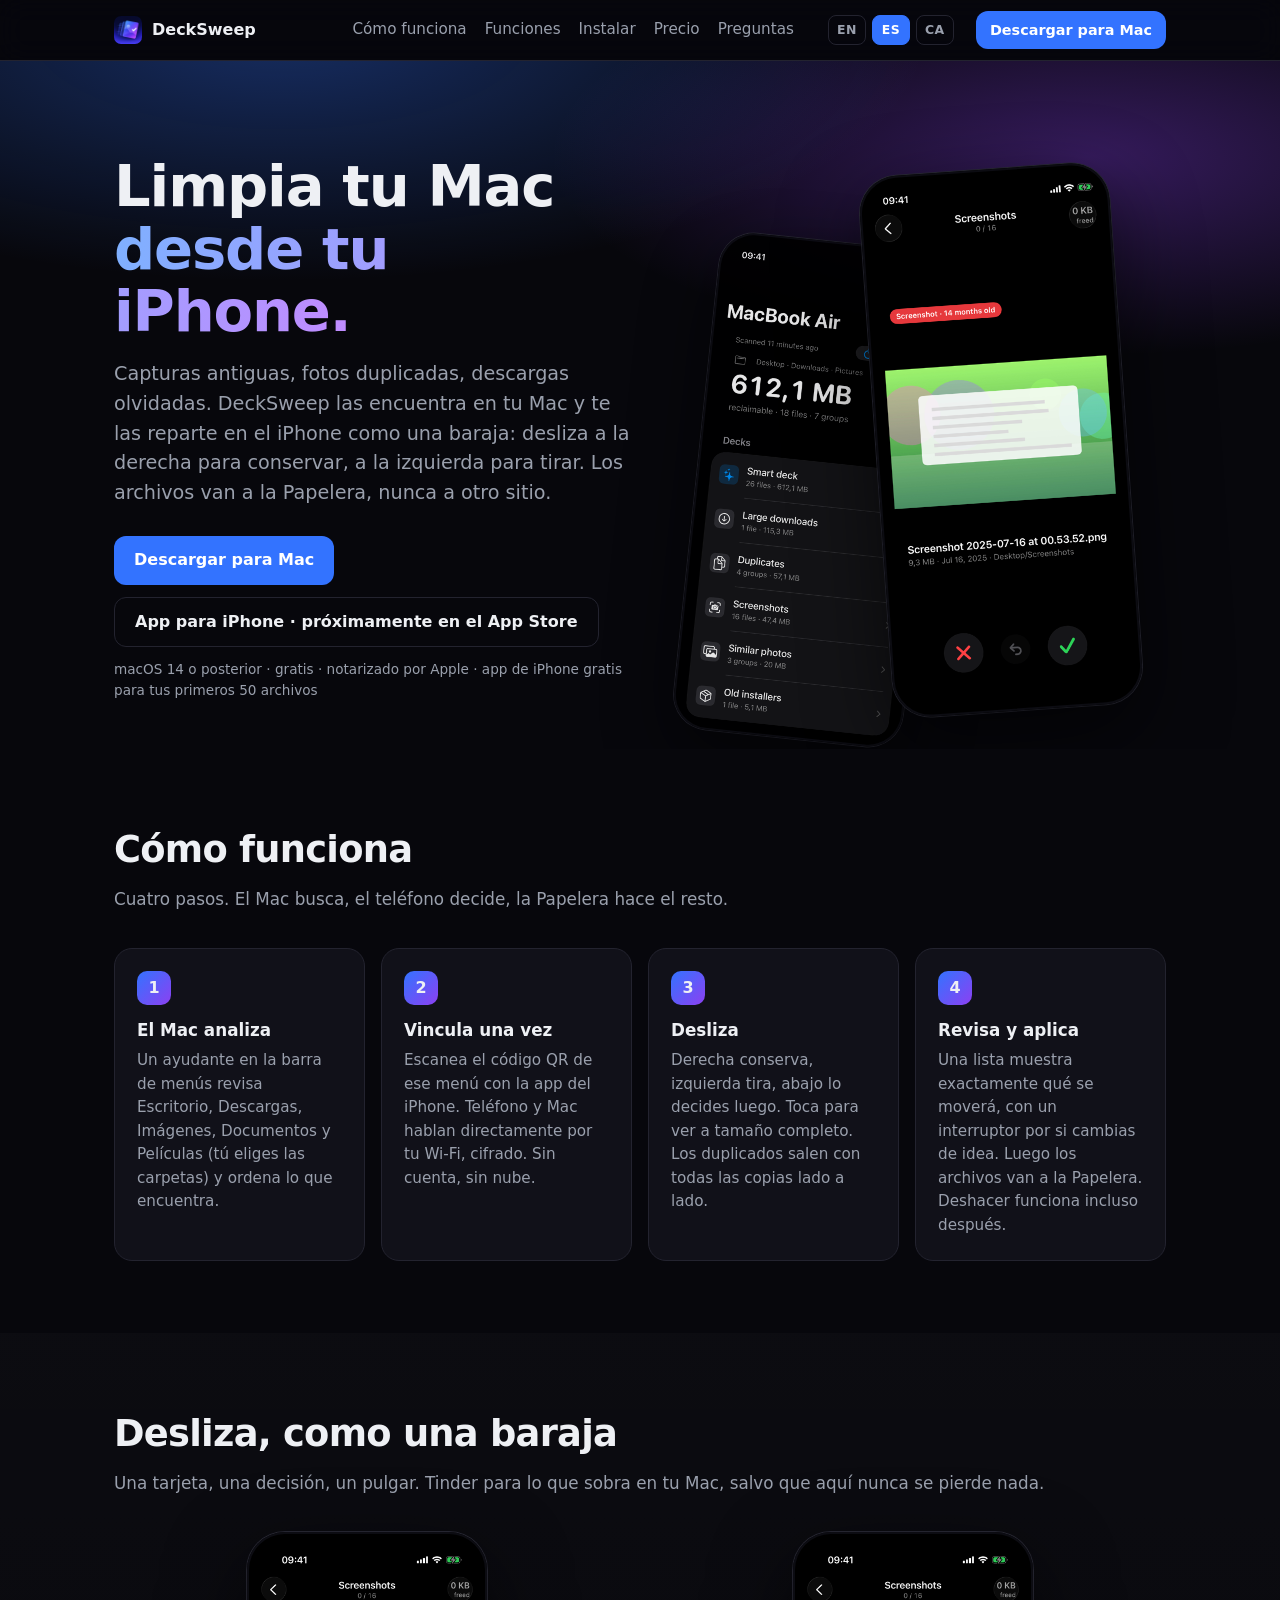
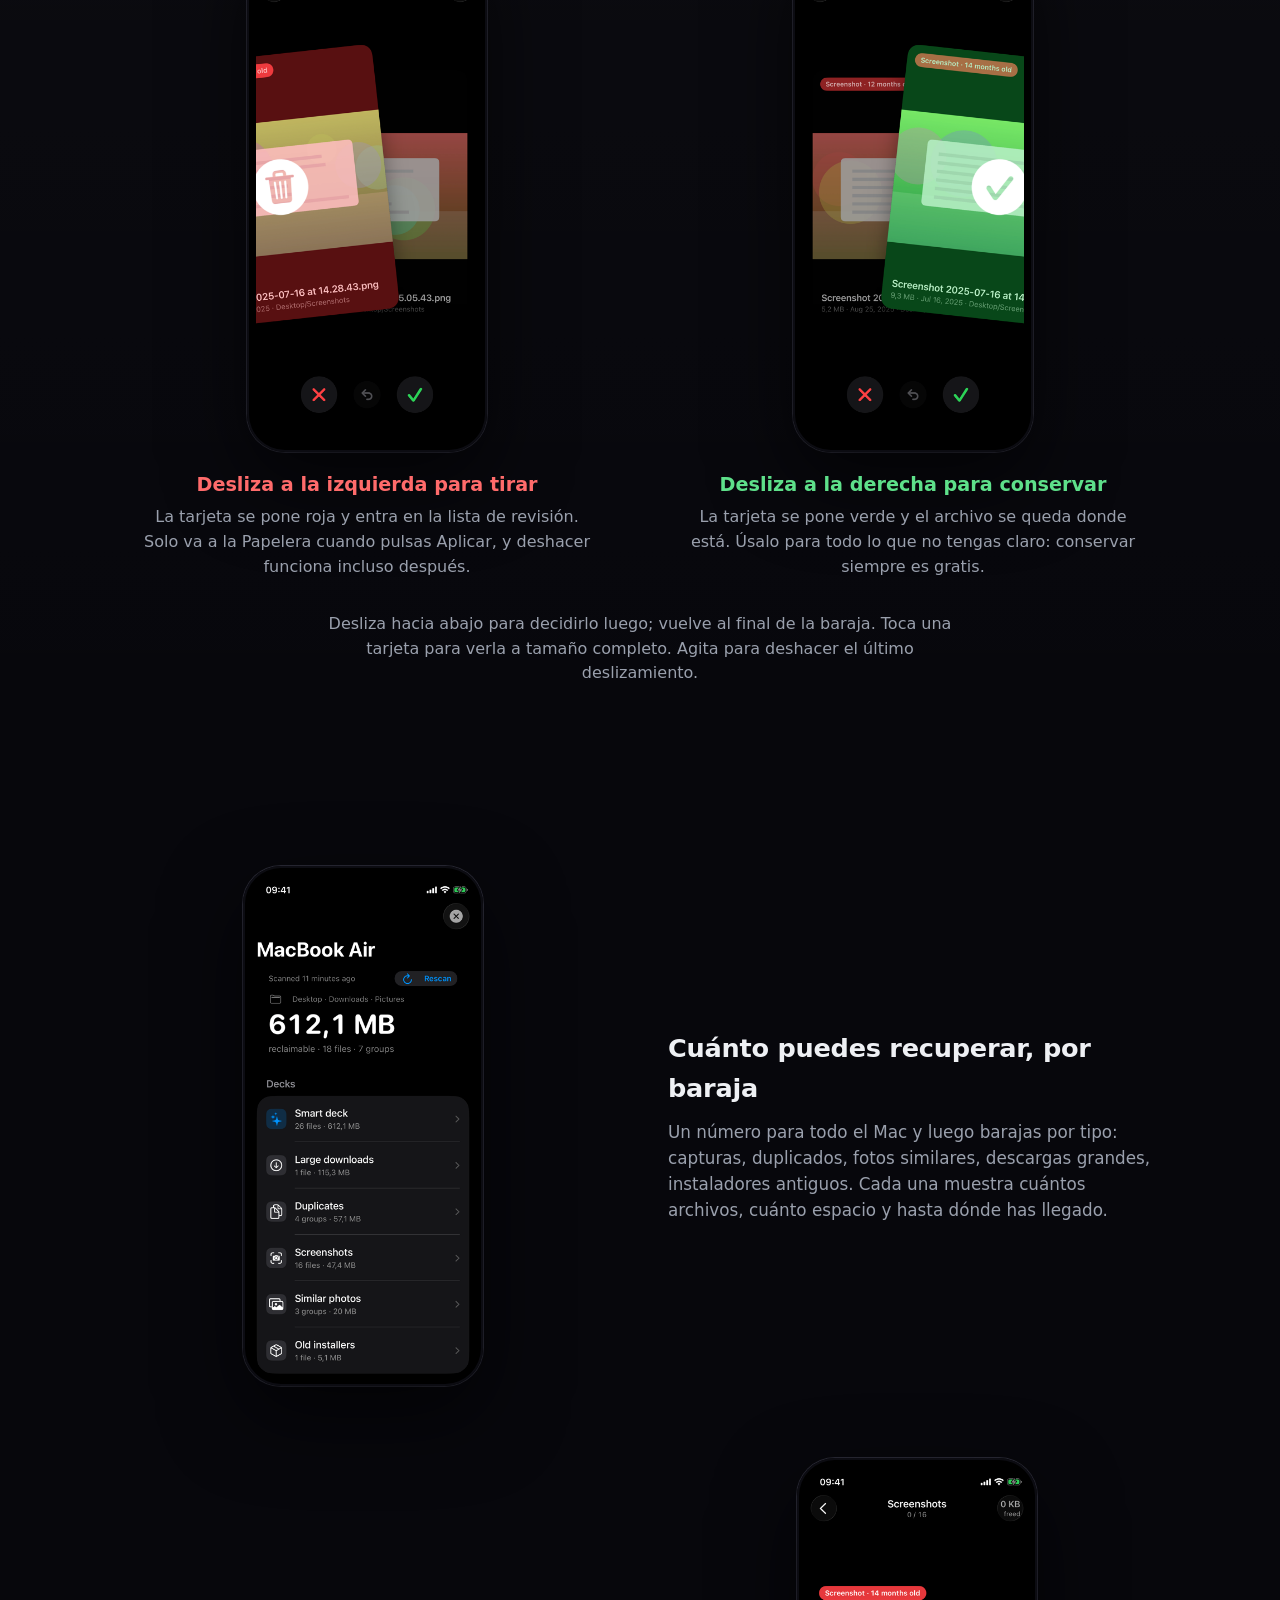
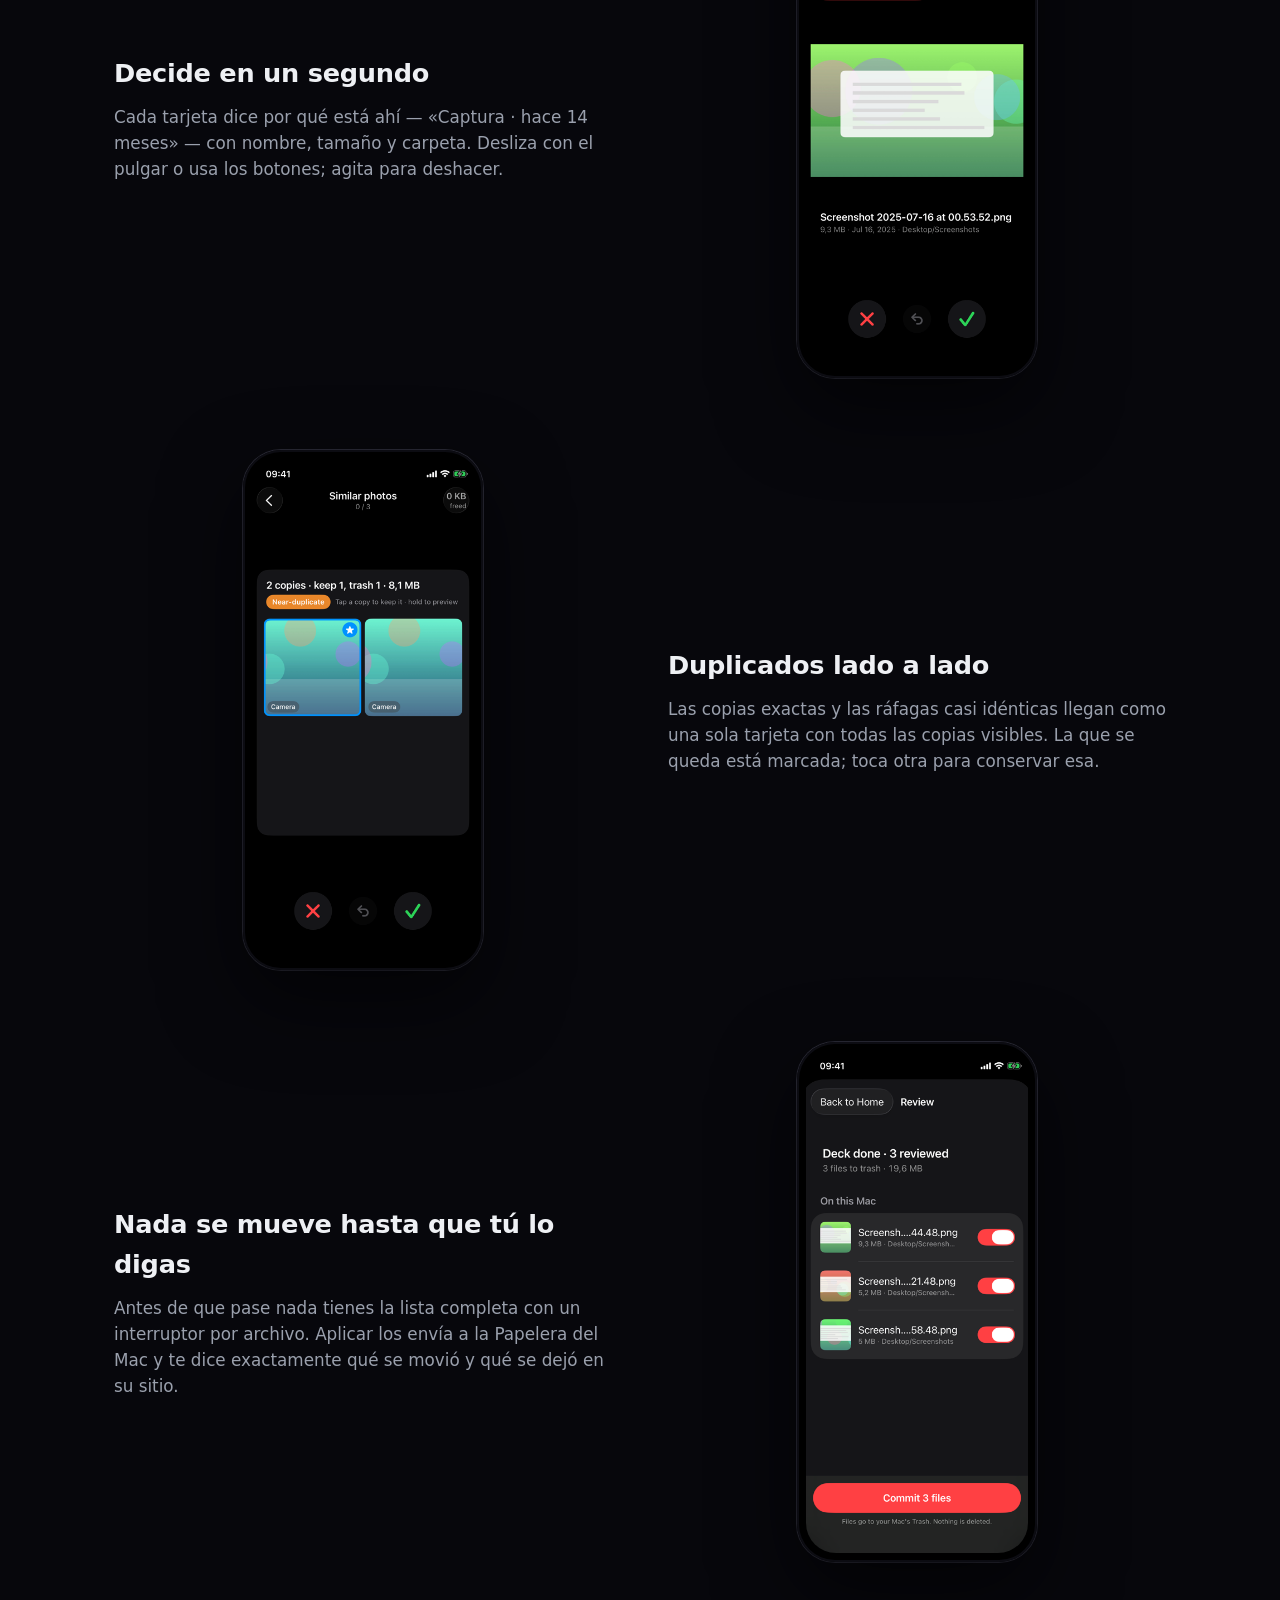
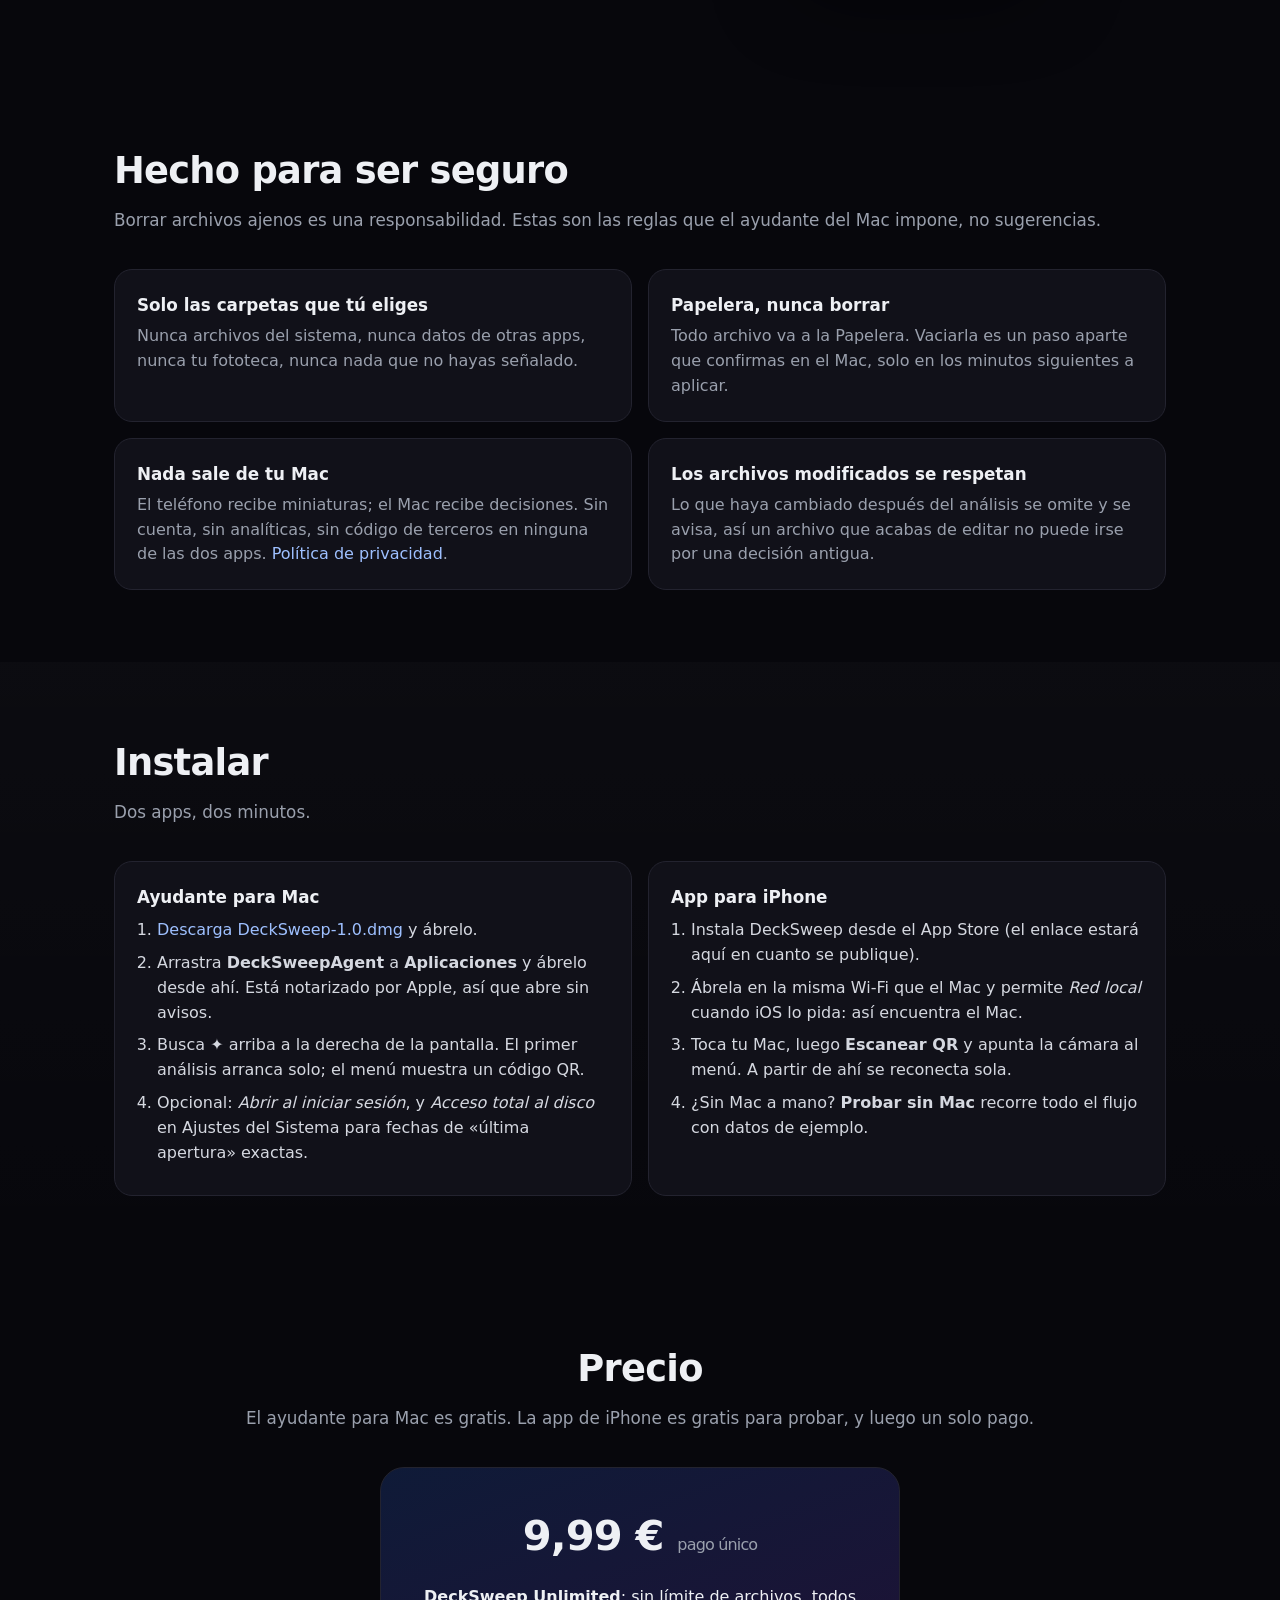
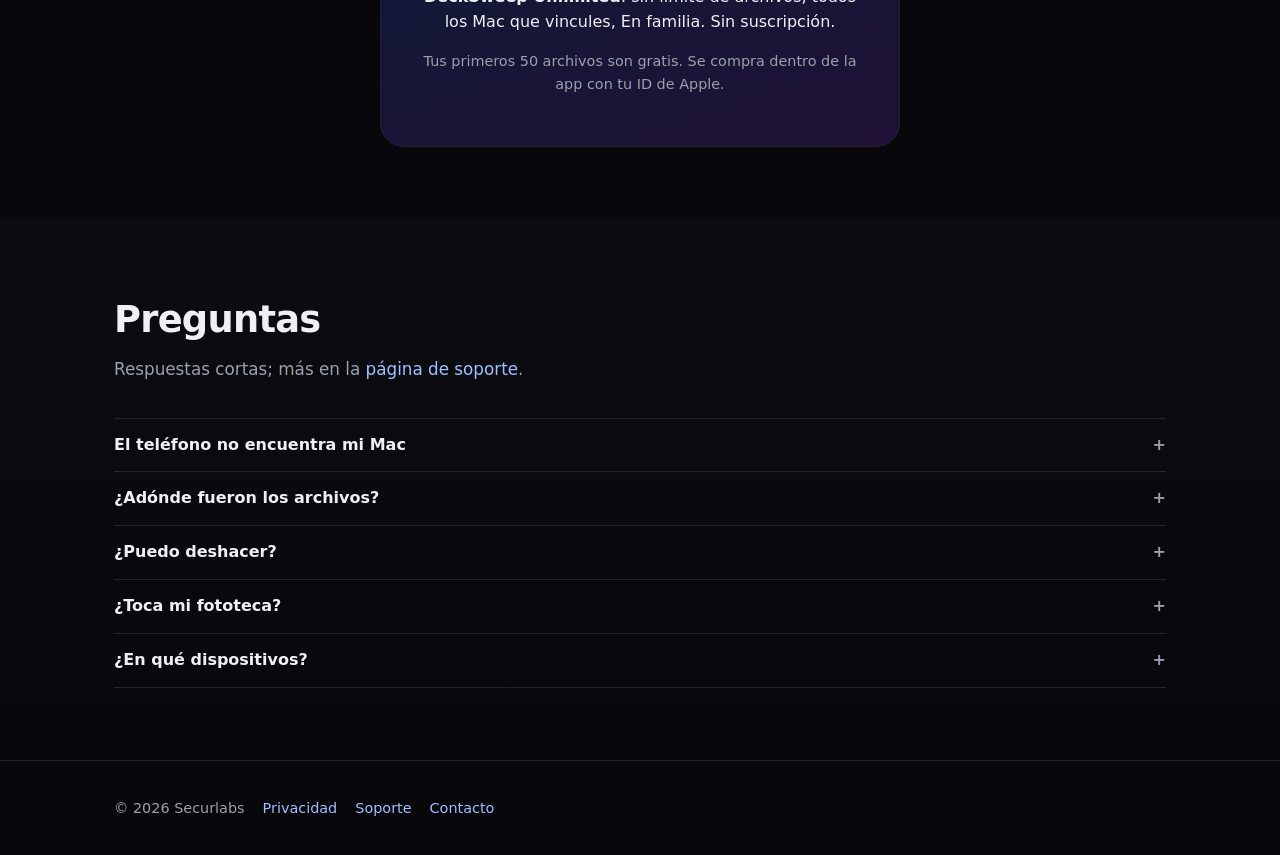
<file: es/index.html>
<!doctype html><html lang="es"><head><meta charset="utf-8"><meta name="viewport" content="width=device-width,initial-scale=1"><title>DeckSweep — limpia tu Mac deslizando desde el iPhone</title><meta name="description" content="Un ayudante en el Mac encuentra capturas antiguas, duplicados y descargas olvidadas; tú los repasas deslizando en el iPhone. Los archivos van a la Papelera; nada sale de tu Mac."><link rel="alternate" hreflang="en" href="https://decksweep.securlabs.net/"><link rel="alternate" hreflang="es" href="https://decksweep.securlabs.net/es/"><link rel="alternate" hreflang="ca" href="https://decksweep.securlabs.net/ca/"><link rel="alternate" hreflang="x-default" href="https://decksweep.securlabs.net/"><link rel="icon" href="../img/icon.png"><link rel="stylesheet" href="../style.css?v=9"></head><body><nav><div class="wrap"><details class="menu"><summary aria-label="Menu">☰</summary><div><a href="#how">Cómo funciona</a><a href="#swipe">Desliza, como una baraja</a><a href="#features">Funciones</a><a href="#install">Instalar</a><a href="#price">Precio</a><a href="#faq">Preguntas</a></div></details><a class="brand" href="/es/"><img src="../img/icon.png" alt=""><span>DeckSweep</span></a><div class="links"><a href="#how">Cómo funciona</a><a href="#features">Funciones</a><a href="#install">Instalar</a><a href="#price">Precio</a><a href="#faq">Preguntas</a></div><div class="langs"><a class="" href="/" lang="en" hreflang="en" title="English" aria-label="English">EN</a><a class="on" href="/es/" lang="es" hreflang="es" title="Español" aria-label="Español">ES</a><a class="" href="/ca/" lang="ca" hreflang="ca" title="Català" aria-label="Català">CA</a></div><a class="btn small dl" href="../DeckSweep-1.0.dmg" aria-label="Descargar para Mac"><span class="full">Descargar para Mac</span><span class="short">Mac ↓</span></a></div></nav><header class="hero"><div class="wrap"><div><h1>Limpia tu Mac <span>desde tu iPhone.</span></h1><p class="sub">Capturas antiguas, fotos duplicadas, descargas olvidadas. DeckSweep las encuentra en tu Mac y te las reparte en el iPhone como una baraja: desliza a la derecha para conservar, a la izquierda para tirar. Los archivos van a la Papelera, nunca a otro sitio.</p><div class="cta"><a class="btn" href="../DeckSweep-1.0.dmg">Descargar para Mac</a><a class="btn ghost" href="#install">App para iPhone · próximamente en el App Store</a><span class="note">macOS 14 o posterior · gratis · notarizado por Apple · app de iPhone gratis para tus primeros 50 archivos</span></div></div><div class="phones"><div class="phone back"><img src="../img/01-home.png" alt=""></div><div class="phone front"><img src="../img/02-swipe.png" alt=""></div></div></div></header><section id="how"><div class="wrap"><h2>Cómo funciona</h2><p class="kicker">Cuatro pasos. El Mac busca, el teléfono decide, la Papelera hace el resto.</p><div class="steps"><div class="step"><div class="n">1</div><h3>El Mac analiza</h3><p>Un ayudante en la barra de menús revisa Escritorio, Descargas, Imágenes, Documentos y Películas (tú eliges las carpetas) y ordena lo que encuentra.</p></div><div class="step"><div class="n">2</div><h3>Vincula una vez</h3><p>Escanea el código QR de ese menú con la app del iPhone. Teléfono y Mac hablan directamente por tu Wi‑Fi, cifrado. Sin cuenta, sin nube.</p></div><div class="step"><div class="n">3</div><h3>Desliza</h3><p>Derecha conserva, izquierda tira, abajo lo decides luego. Toca para ver a tamaño completo. Los duplicados salen con todas las copias lado a lado.</p></div><div class="step"><div class="n">4</div><h3>Revisa y aplica</h3><p>Una lista muestra exactamente qué se moverá, con un interruptor por si cambias de idea. Luego los archivos van a la Papelera. Deshacer funciona incluso después.</p></div></div></div></section><section id="swipe" class="alt"><div class="wrap"><h2>Desliza, como una baraja</h2><p class="kicker">Una tarjeta, una decisión, un pulgar. Tinder para lo que sobra en tu Mac, salvo que aquí nunca se pierde nada.</p><div class="swipe"><figure><div class="phone"><img src="../img/swipe-trash.png" alt=""></div><h3 class="trash">Desliza a la izquierda para tirar</h3><p>La tarjeta se pone roja y entra en la lista de revisión. Solo va a la Papelera cuando pulsas Aplicar, y deshacer funciona incluso después.</p></figure><figure><div class="phone"><img src="../img/swipe-keep.png" alt=""></div><h3 class="keep">Desliza a la derecha para conservar</h3><p>La tarjeta se pone verde y el archivo se queda donde está. Úsalo para todo lo que no tengas claro: conservar siempre es gratis.</p></figure></div><p class="more">Desliza hacia abajo para decidirlo luego; vuelve al final de la baraja. Toca una tarjeta para verla a tamaño completo. Agita para deshacer el último deslizamiento.</p></div></section><section id="features"><div class="wrap"><div class="feature"><div class="shot"><div class="phone"><img src="../img/01-home.png" alt=""></div></div><div><h3>Cuánto puedes recuperar, por baraja</h3><p>Un número para todo el Mac y luego barajas por tipo: capturas, duplicados, fotos similares, descargas grandes, instaladores antiguos. Cada una muestra cuántos archivos, cuánto espacio y hasta dónde has llegado.</p></div></div><div class="feature"><div class="shot"><div class="phone"><img src="../img/02-swipe.png" alt=""></div></div><div><h3>Decide en un segundo</h3><p>Cada tarjeta dice por qué está ahí — «Captura · hace 14 meses» — con nombre, tamaño y carpeta. Desliza con el pulgar o usa los botones; agita para deshacer.</p></div></div><div class="feature"><div class="shot"><div class="phone"><img src="../img/03-group.png" alt=""></div></div><div><h3>Duplicados lado a lado</h3><p>Las copias exactas y las ráfagas casi idénticas llegan como una sola tarjeta con todas las copias visibles. La que se queda está marcada; toca otra para conservar esa.</p></div></div><div class="feature"><div class="shot"><div class="phone"><img src="../img/04-review.png" alt=""></div></div><div><h3>Nada se mueve hasta que tú lo digas</h3><p>Antes de que pase nada tienes la lista completa con un interruptor por archivo. Aplicar los envía a la Papelera del Mac y te dice exactamente qué se movió y qué se dejó en su sitio.</p></div></div></div></section><section><div class="wrap"><h2>Hecho para ser seguro</h2><p class="kicker">Borrar archivos ajenos es una responsabilidad. Estas son las reglas que el ayudante del Mac impone, no sugerencias.</p><div class="cards"><div class="card"><h3>Solo las carpetas que tú eliges</h3><p>Nunca archivos del sistema, nunca datos de otras apps, nunca tu fototeca, nunca nada que no hayas señalado.</p></div><div class="card"><h3>Papelera, nunca borrar</h3><p>Todo archivo va a la Papelera. Vaciarla es un paso aparte que confirmas en el Mac, solo en los minutos siguientes a aplicar.</p></div><div class="card"><h3>Nada sale de tu Mac</h3><p>El teléfono recibe miniaturas; el Mac recibe decisiones. Sin cuenta, sin analíticas, sin código de terceros en ninguna de las dos apps. <a href="/es/privacy/">Política de privacidad</a>.</p></div><div class="card"><h3>Los archivos modificados se respetan</h3><p>Lo que haya cambiado después del análisis se omite y se avisa, así un archivo que acabas de editar no puede irse por una decisión antigua.</p></div></div></div></section><section id="install" class="alt"><div class="wrap"><h2>Instalar</h2><p class="kicker">Dos apps, dos minutos.</p><div class="install"><div class="card"><h3>Ayudante para Mac</h3><ol><li><a href="../DeckSweep-1.0.dmg">Descarga DeckSweep-1.0.dmg</a> y ábrelo.</li><li>Arrastra <b>DeckSweepAgent</b> a <b>Aplicaciones</b> y ábrelo desde ahí. Está notarizado por Apple, así que abre sin avisos.</li><li>Busca ✦ arriba a la derecha de la pantalla. El primer análisis arranca solo; el menú muestra un código QR.</li><li>Opcional: <i>Abrir al iniciar sesión</i>, y <i>Acceso total al disco</i> en Ajustes del Sistema para fechas de «última apertura» exactas.</li></ol></div><div class="card"><h3>App para iPhone</h3><ol><li>Instala DeckSweep desde el App Store (el enlace estará aquí en cuanto se publique).</li><li>Ábrela en la misma Wi‑Fi que el Mac y permite <i>Red local</i> cuando iOS lo pida: así encuentra el Mac.</li><li>Toca tu Mac, luego <b>Escanear QR</b> y apunta la cámara al menú. A partir de ahí se reconecta sola.</li><li>¿Sin Mac a mano? <b>Probar sin Mac</b> recorre todo el flujo con datos de ejemplo.</li></ol></div></div></div></section><section id="price"><div class="wrap"><h2 style="text-align:center">Precio</h2><p class="kicker" style="text-align:center">El ayudante para Mac es gratis. La app de iPhone es gratis para probar, y luego un solo pago.</p><div class="price"><div class="big">9,99 € <small>pago único</small></div><p><b>DeckSweep Unlimited</b>: sin límite de archivos, todos los Mac que vincules, En familia. Sin suscripción.</p><p class="note" style="color:var(--muted);font-size:.9rem">Tus primeros 50 archivos son gratis. Se compra dentro de la app con tu ID de Apple.</p></div></div></section><section id="faq" class="alt"><div class="wrap"><h2>Preguntas</h2><p class="kicker">Respuestas cortas; más en la <a href="/es/support/">página de soporte</a>.</p><details><summary>El teléfono no encuentra mi Mac</summary><p>Los dos en la misma Wi‑Fi, ✦ en la barra de menús del Mac, y <i>Red local</i> permitida para DeckSweep en Ajustes de iOS.</p></details><details><summary>¿Adónde fueron los archivos?</summary><p>A la Papelera de tu Mac. Finder → Papelera, o <i>Mostrar la Papelera</i> en el menú. Nada se borra hasta que vacíes la Papelera tú mismo.</p></details><details><summary>¿Puedo deshacer?</summary><p>Agita el teléfono para el último deslizamiento; usa la lista de revisión antes de aplicar; después de aplicar, el menú del Mac devuelve los archivos mientras sigan en la Papelera.</p></details><details><summary>¿Toca mi fototeca?</summary><p>No. Nunca entra en fototecas, apps ni otros paquetes.</p></details><details><summary>¿En qué dispositivos?</summary><p>macOS 14 Sonoma o posterior, Apple silicon o Intel. iPhone con iOS 17 o posterior.</p></details></div></section><footer><div class="wrap"><span>© 2026 Securlabs</span><a href="/es/privacy/">Privacidad</a><a href="/es/support/">Soporte</a><a href="mailto:a.estevez@gmail.com">Contacto</a></div></footer></body></html>
</file>
<file: style.css>
:root{color-scheme:dark;--bg:#07070c;--panel:#111119;--line:#23232f;--text:#eef0f4;--muted:#9aa0ad;--accent:#3373ff;--accent2:#8c40f2;--radius:18px}
*{box-sizing:border-box}html{scroll-behavior:smooth}
body{margin:0;font-family:-apple-system,BlinkMacSystemFont,"SF Pro Text",Inter,system-ui,sans-serif;background:var(--bg);color:var(--text);line-height:1.55;-webkit-font-smoothing:antialiased}
a{color:#9ec0ff;text-decoration:none}a:hover{text-decoration:underline}
.wrap{max-width:1100px;margin:0 auto;padding:0 24px}
/* nav */
nav{position:sticky;top:0;z-index:10;backdrop-filter:saturate(180%) blur(14px);background:rgba(7,7,12,.7);border-bottom:1px solid var(--line)}
nav .wrap{display:flex;align-items:center;gap:22px;height:60px}
nav .brand{display:flex;align-items:center;gap:10px;font-weight:700;color:var(--text)}nav .brand img{width:28px;height:28px;border-radius:7px}
nav .links{display:flex;gap:18px;margin-left:auto;font-size:.95rem}nav .links a{color:var(--muted)}nav .links a:hover{color:var(--text);text-decoration:none}
.btn{display:inline-flex;align-items:center;gap:8px;background:var(--accent);color:#fff;padding:12px 20px;border-radius:12px;font-weight:600;white-space:nowrap}
.btn:hover{text-decoration:none;filter:brightness(1.08)}.btn.ghost{background:transparent;border:1px solid var(--line);color:var(--text)}
.btn.small{padding:8px 14px;font-size:.9rem}
/* hero */
.hero{position:relative;overflow:hidden;padding:88px 0 40px}
.hero::before{content:"";position:absolute;inset:-40% -20% auto -20%;height:120%;background:radial-gradient(60% 50% at 30% 30%,rgba(51,115,255,.35),transparent 60%),radial-gradient(50% 40% at 75% 45%,rgba(140,64,242,.35),transparent 60%);pointer-events:none}
.hero .wrap{position:relative;display:grid;grid-template-columns:1.1fr 1fr;gap:48px;align-items:center}
.hero h1{font-size:clamp(2.4rem,5vw,3.6rem);line-height:1.08;letter-spacing:-.02em;margin:0 0 16px}
.hero h1 span{background:linear-gradient(90deg,#7fb0ff,#c08cff);-webkit-background-clip:text;background-clip:text;color:transparent}
.hero p.sub{font-size:1.2rem;color:var(--muted);margin:0 0 28px;max-width:34rem}
.cta{display:flex;flex-wrap:wrap;gap:12px;align-items:center}.cta .note{width:100%;font-size:.85rem;color:var(--muted)}
/* phones */
.phones{position:relative;height:560px}
.phone{position:absolute;width:250px;aspect-ratio:9/19.5;background:#000;border-radius:38px;padding:9px;box-shadow:0 30px 80px rgba(0,0,0,.6),0 0 0 1px #2a2a36,inset 0 0 0 2px #0c0c12}
.phone img{width:100%;height:100%;object-fit:cover;border-radius:30px;display:block}
.phone.front{right:40px;top:20px;transform:rotate(-4deg)}.phone.back{right:230px;top:70px;transform:rotate(6deg) scale(.92);opacity:.9}
/* sections */
section{padding:72px 0}section.alt{background:linear-gradient(180deg,rgba(255,255,255,.02),transparent)}
h2{font-size:clamp(1.7rem,3vw,2.3rem);letter-spacing:-.02em;margin:0 0 8px}p.kicker{color:var(--muted);margin:0 0 36px;font-size:1.05rem}
.steps{display:grid;grid-template-columns:repeat(4,1fr);gap:16px}
.step{background:var(--panel);border:1px solid var(--line);border-radius:var(--radius);padding:22px}
.step .n{width:34px;height:34px;border-radius:10px;background:linear-gradient(135deg,var(--accent),var(--accent2));display:grid;place-items:center;font-weight:700;margin-bottom:12px}
.step h3{margin:0 0 6px;font-size:1.05rem}.step p{margin:0;color:var(--muted);font-size:.95rem}
.feature{display:grid;grid-template-columns:1fr 1fr;gap:56px;align-items:center;padding:36px 0}
.feature:nth-child(even) .shot{order:2}
.feature h3{font-size:1.6rem;margin:0 0 10px;letter-spacing:-.01em}.feature p{color:var(--muted);font-size:1.05rem;margin:0}
.feature .shot{display:flex;justify-content:center}.feature .phone{position:static;width:240px;transform:none}
.cards{display:grid;grid-template-columns:repeat(2,1fr);gap:16px}
.card{background:var(--panel);border:1px solid var(--line);border-radius:var(--radius);padding:22px}.card h3{margin:0 0 6px;font-size:1.05rem}.card p{margin:0;color:var(--muted)}
.install{display:grid;grid-template-columns:1fr 1fr;gap:16px}.install ol{margin:0;padding-left:20px}.install li{margin:.5em 0;color:#d5d8e0}
.price{max-width:520px;margin:0 auto;text-align:center;background:linear-gradient(160deg,rgba(51,115,255,.18),rgba(140,64,242,.18));border:1px solid var(--line);border-radius:24px;padding:36px}
.price .big{font-size:2.6rem;font-weight:800;letter-spacing:-.02em}.price .big small{font-size:1rem;color:var(--muted);font-weight:500}
details{border-top:1px solid var(--line);padding:14px 0}details:last-child{border-bottom:1px solid var(--line)}summary{cursor:pointer;font-weight:600;list-style:none;display:flex;justify-content:space-between}#faq summary::after{content:"+";color:var(--muted)}#faq details[open] summary::after{content:"–"}details p{color:var(--muted);margin:10px 0 0}
footer{padding:36px 0;color:var(--muted);font-size:.9rem;border-top:1px solid var(--line)}footer .wrap{display:flex;gap:18px;flex-wrap:wrap}
/* docs pages */
main.doc{max-width:720px;margin:0 auto;padding:48px 24px}
@media (max-width:860px){.hero{padding-top:40px}.hero .wrap{grid-template-columns:1fr;gap:16px}.phones{height:540px;order:-1;margin-bottom:8px}.phone{width:180px}.phone.front{right:6%;top:0}.phone.back{right:48%;top:36px}.steps,.cards,.install{grid-template-columns:1fr}.feature{grid-template-columns:1fr;gap:24px}.feature:nth-child(even) .shot{order:0}nav .links{display:none}}
.langs{display:flex;gap:6px;margin-left:12px}.langs a{width:38px;height:30px;display:grid;place-items:center;border:1px solid var(--line);border-radius:8px;font-size:.78rem;font-weight:600;letter-spacing:.04em;color:var(--muted)}.langs a.on{color:#fff;background:var(--accent);border-color:var(--accent)}.langs a:hover{text-decoration:none;color:var(--text);border-color:#3a3a48}
@media (max-width:860px){.langs{margin-left:auto}}
.swipe{display:grid;grid-template-columns:1fr 1fr;gap:40px;margin-top:8px}.swipe figure{margin:0;text-align:center}
.swipe .phone{position:static;width:240px;margin:0 auto 18px;transform:none}.swipe h3{margin:0 0 6px;font-size:1.2rem}.swipe p{color:var(--muted);margin:0 auto;max-width:28rem}
.swipe h3.keep{color:#5ee08a}.swipe h3.trash{color:#ff6b6b}.more{color:var(--muted);text-align:center;margin:32px auto 0;max-width:40rem}
@media (max-width:860px){.swipe{grid-template-columns:1fr}}

/* nav on phones */
.menu{display:none;position:relative}.menu summary{list-style:none;cursor:pointer;font-size:1.3rem;width:38px;height:38px;display:grid;place-items:center;border:1px solid var(--line);border-radius:10px}
.menu summary::-webkit-details-marker{display:none}
.menu div{position:absolute;left:0;top:46px;min-width:220px;background:var(--panel);border:1px solid var(--line);border-radius:14px;padding:8px;display:flex;flex-direction:column;box-shadow:0 20px 50px rgba(0,0,0,.5)}
.menu div a{padding:10px 12px;border-radius:8px;color:var(--text)}.menu div a:hover{background:rgba(255,255,255,.05);text-decoration:none}
.dl .short{display:none}
@media (max-width:860px){
  nav .wrap{gap:10px;height:56px}.menu{display:block}nav .brand{font-size:.95rem}nav .brand img{width:24px;height:24px}
  .langs{margin-left:auto;gap:4px}.langs a{width:34px;height:28px;font-size:.72rem}
  .dl{padding:8px 12px}.dl .full{display:none}.dl .short{display:inline}
}
@media (max-width:430px){nav .brand span{display:none}nav .wrap{padding:0 14px;gap:8px}.langs a{width:32px}}
</file>
